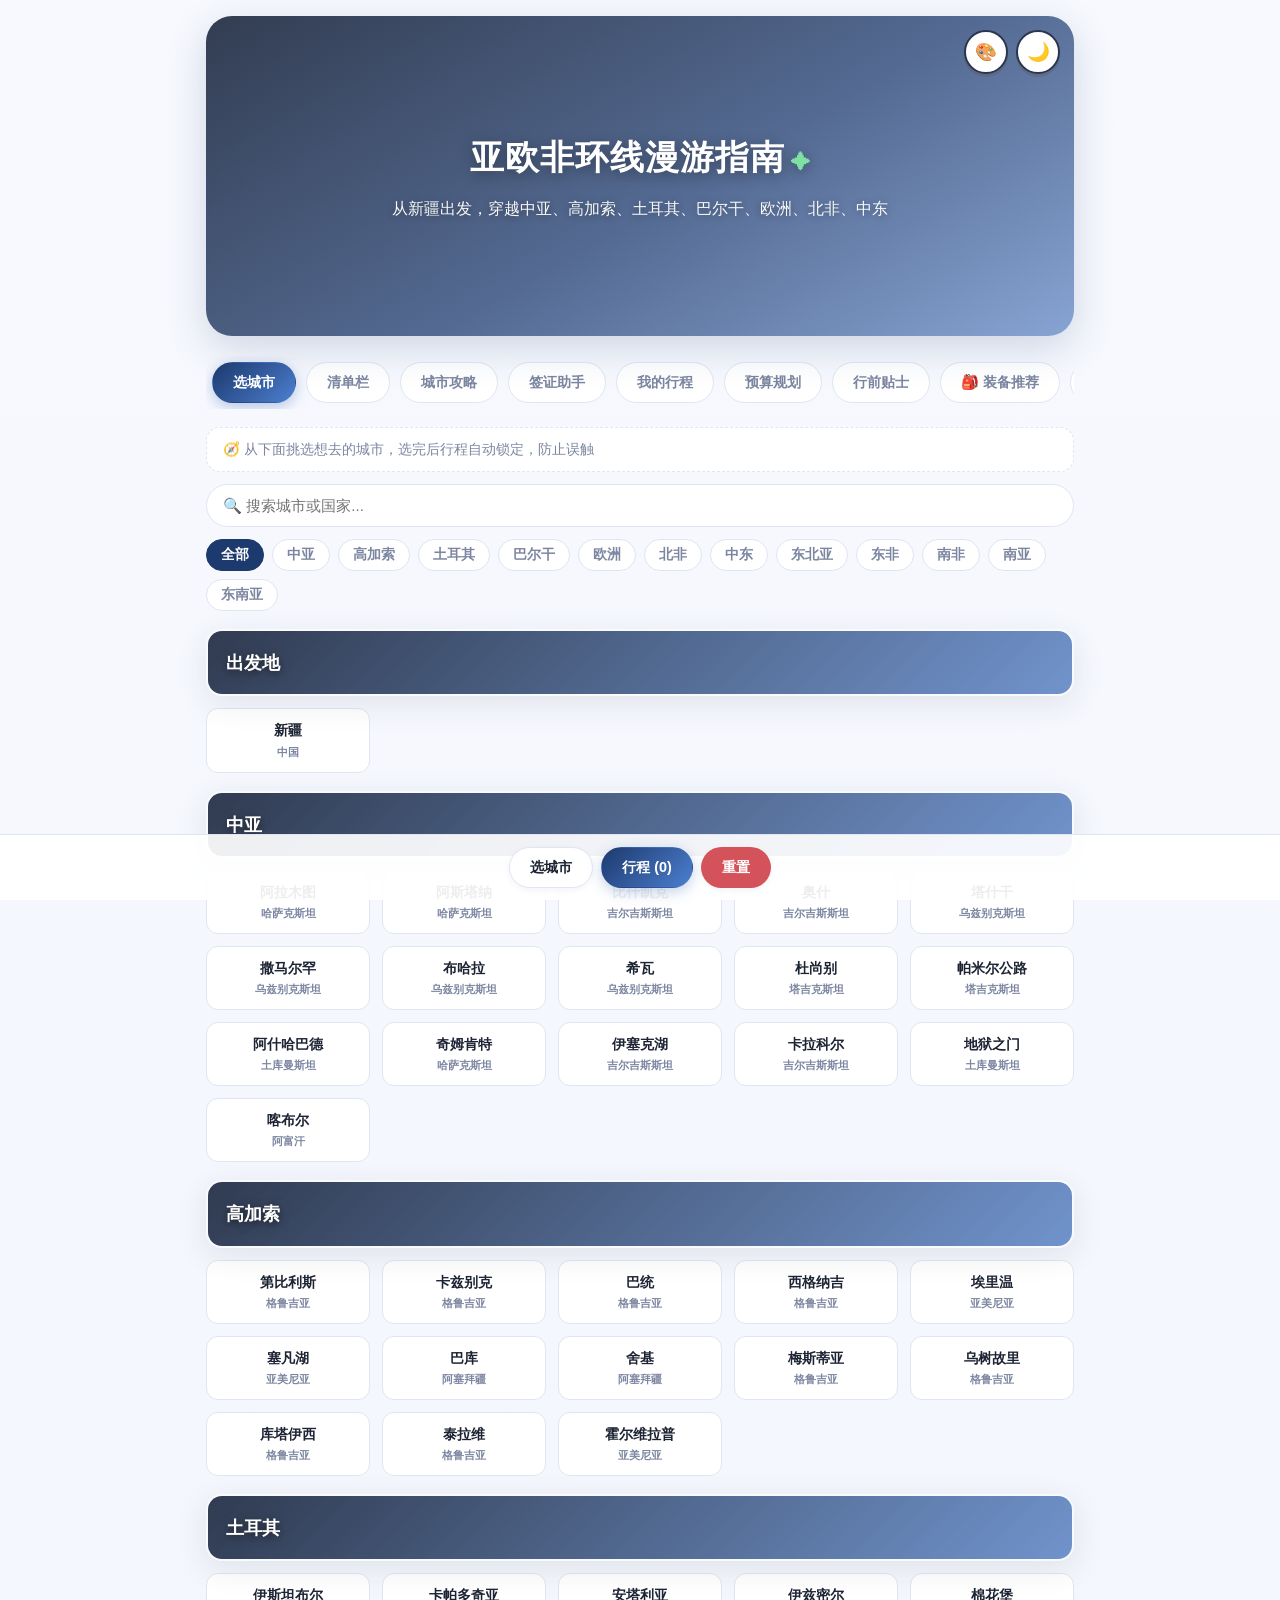
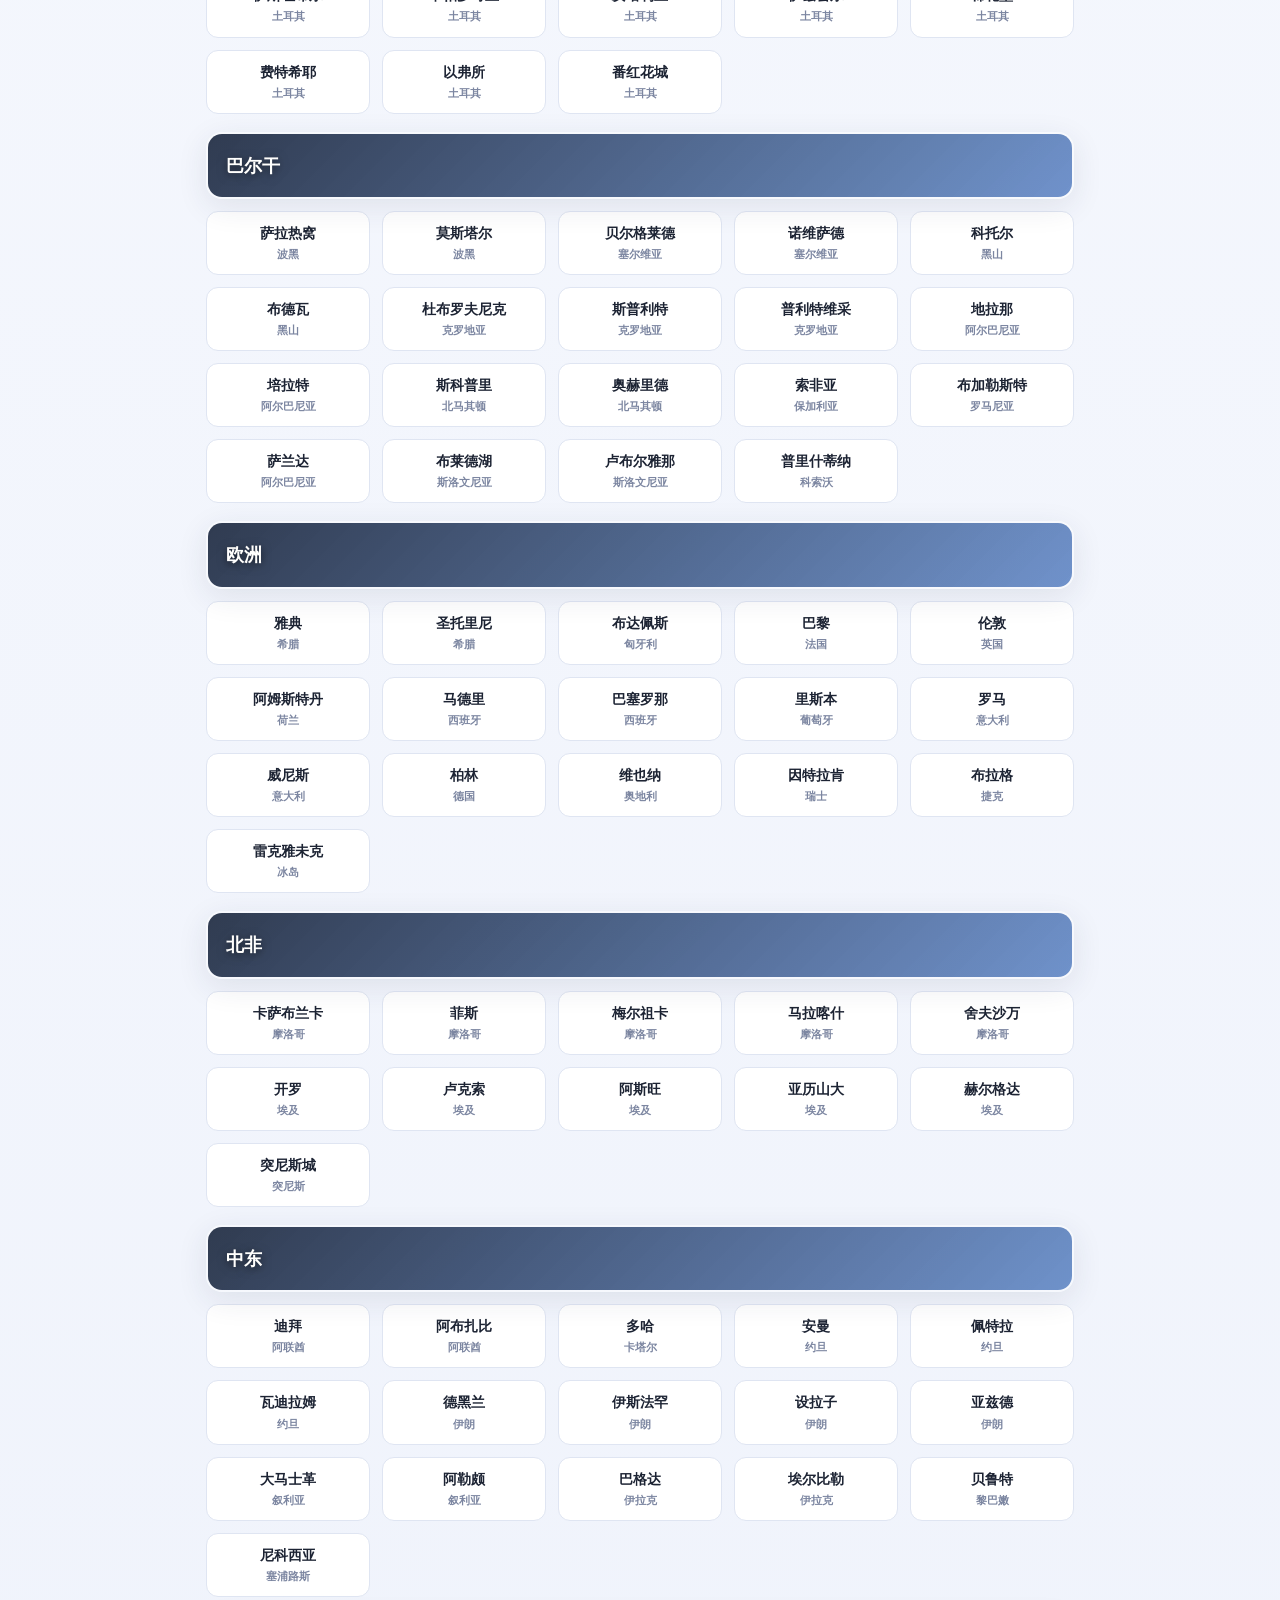
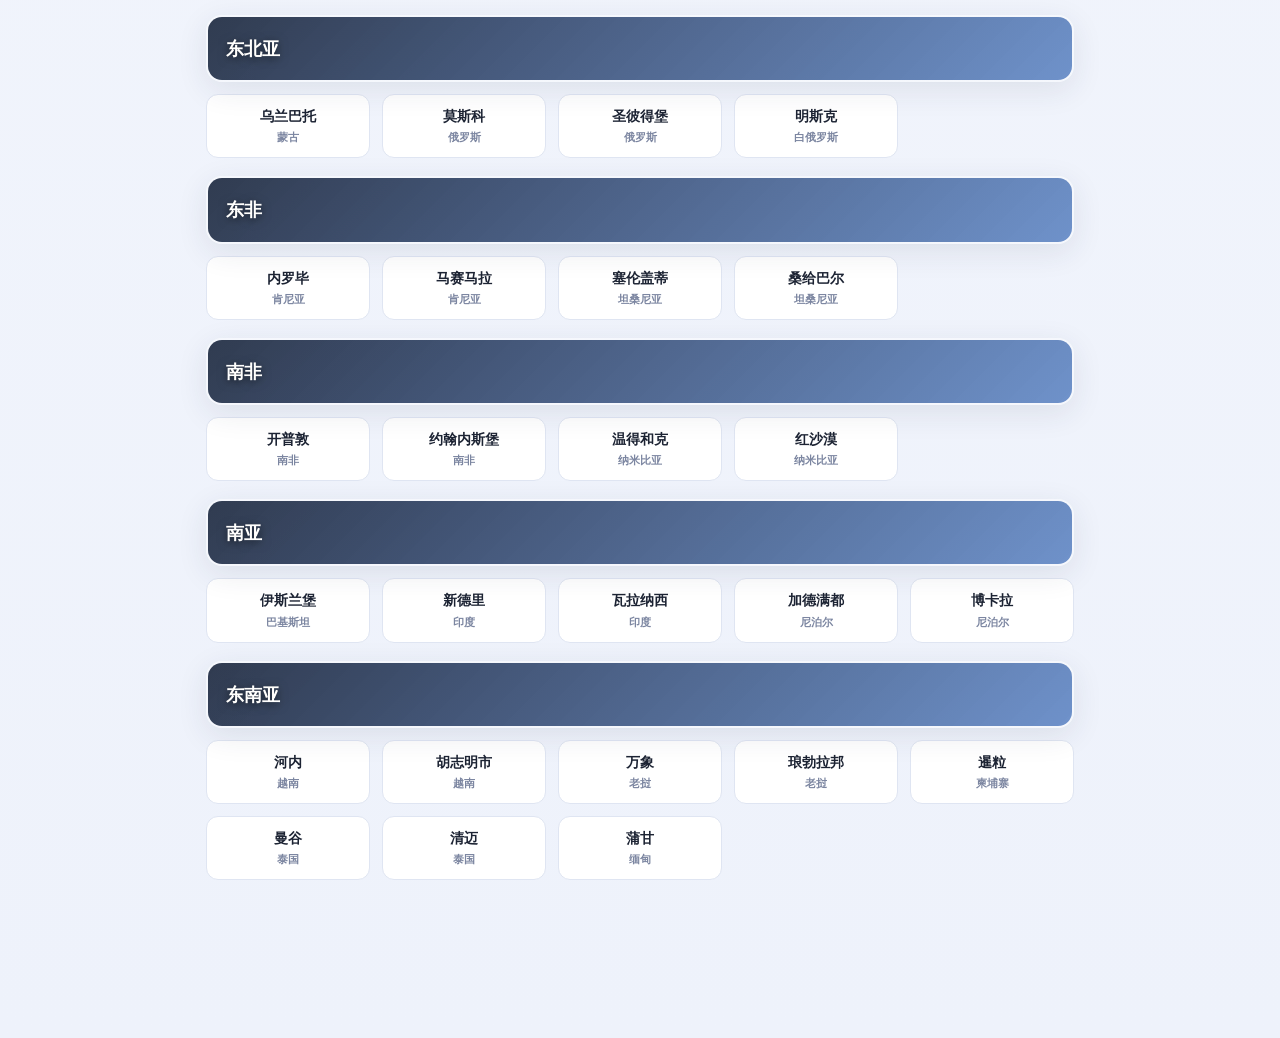
<file: index.html>
<!DOCTYPE html>
<html lang="zh-CN" data-style="aurora">
<head>
<meta charset="UTF-8">
<meta name="viewport" content="width=device-width, initial-scale=1.0">
<title>亚欧非环线漫游指南</title>
<link rel="icon" type="image/svg+xml" href="favicon.svg">
<link rel="stylesheet" href="css/style.css">
<link rel="stylesheet" href="vendor/leaflet/leaflet.css">
</head>
<body>
<div class="container">
<header class="hero">
  <div class="hero-bg show" style="background-image:url('https://images.unsplash.com/photo-1506905925346-21bda4d32df4?w=1600&q=75&fm=jpg&fit=crop&sat=-18&bri=5');"></div>
  <div class="hero-bg" style="background-image:url('https://images.unsplash.com/photo-1476514525535-07fb3b4ae5f1?w=1600&q=75&fm=jpg&fit=crop&sat=-18&bri=5');"></div>
  <div class="hero-bg" style="background-image:url('https://images.unsplash.com/photo-1469474968028-56623f02e42e?w=1600&q=75&fm=jpg&fit=crop&sat=-18&bri=5');"></div>
  <div class="hero-bg" style="background-image:url('https://images.unsplash.com/photo-1441974231531-c6227db76b6e?w=1600&q=75&fm=jpg&fit=crop&sat=-18&bri=5');"></div>
  <div class="cloud c1"></div>
  <div class="cloud c2"></div>
  <div class="cloud c3"></div>
  <div class="hero-content">
    <h1>亚欧非环线漫游指南</h1>
    <p>从新疆出发，穿越中亚、高加索、土耳其、巴尔干、欧洲、北非、中东</p>
    <div style="position:absolute;top:14px;right:14px;display:flex;gap:8px;z-index:4;">
      <button id="styleToggle" onclick="toggleStylePanel(event)" title="切换风格" style="background:var(--card);border:2px solid var(--ink);border-radius:50%;width:44px;height:44px;cursor:pointer;font-size:1.1rem;box-shadow:0 3px 0 rgba(92,74,61,0.25);transition:transform .2s;">🎨</button>
      <button id="themeToggle" onclick="toggleTheme()" title="切换深浅色" style="background:var(--card);border:2px solid var(--ink);border-radius:50%;width:44px;height:44px;cursor:pointer;font-size:1.15rem;box-shadow:0 3px 0 rgba(92,74,61,0.25);transition:transform .2s;">🌙</button>
      <div id="stylePanel" style="display:none;position:absolute;top:52px;right:0;background:var(--card);border:2px solid var(--border);border-radius:14px;box-shadow:var(--shadow);padding:6px;min-width:170px;z-index:5;">
        <button onclick="setStyle('ghibli')" data-s="ghibli" style="display:block;width:100%;text-align:left;padding:8px 12px;border:none;border-radius:10px;background:transparent;color:var(--text);font-size:0.88rem;font-weight:700;cursor:pointer;font-family:inherit;">🌿 吉卜力手账</button>
        <button onclick="setStyle('aurora')" data-s="aurora" style="display:block;width:100%;text-align:left;padding:8px 12px;border:none;border-radius:10px;background:transparent;color:var(--text);font-size:0.88rem;font-weight:700;cursor:pointer;font-family:inherit;">✨ 极光北欧</button>
      </div>
    </div>
  </div>
</header>
<div class="tabs">
  <button class="tab-btn active" data-tab="cities" onclick="switchTab('cities')">选城市</button>
  <button class="tab-btn" data-tab="checklist" onclick="switchTab('checklist')">清单栏</button>
  <button class="tab-btn" data-tab="guide" onclick="switchTab('guide')">城市攻略</button>
  <button class="tab-btn" data-tab="visa" onclick="switchTab('visa')">签证助手</button>
  <button class="tab-btn" data-tab="trip" onclick="switchTab('trip')">我的行程</button>
  <button class="tab-btn" data-tab="budget" onclick="switchTab('budget')">预算规划</button>
  <button class="tab-btn" data-tab="tips" onclick="switchTab('tips')">行前贴士</button>
  <button class="tab-btn" data-tab="gear" onclick="switchTab('gear')">🎒 装备推荐</button>
  <button class="tab-btn" data-tab="map" onclick="switchTab('map')">🗺️ 路线地图</button>
</div>

<div id="cities" class="section active">
  <div id="routeLockBar"></div>
  <input type="search" id="citySearch" placeholder="🔍 搜索城市或国家..." oninput="searchCities()" style="width:100%;box-sizing:border-box;padding:12px 16px;border:1px solid var(--border);border-radius:24px;background:var(--card);color:var(--text);font-size:0.95rem;margin-bottom:12px;">
  <div class="filter-btns" style="display:flex;gap:8px;margin-bottom:12px;flex-wrap:wrap;">
    <button class="filter-btn active" onclick="filterRegion('all',this)">全部</button>
    <button class="filter-btn" onclick="filterRegion('中亚',this)">中亚</button>
    <button class="filter-btn" onclick="filterRegion('高加索',this)">高加索</button>
    <button class="filter-btn" onclick="filterRegion('土耳其',this)">土耳其</button>
    <button class="filter-btn" onclick="filterRegion('巴尔干',this)">巴尔干</button>
    <button class="filter-btn" onclick="filterRegion('欧洲',this)">欧洲</button>
    <button class="filter-btn" onclick="filterRegion('北非',this)">北非</button>
    <button class="filter-btn" onclick="filterRegion('中东',this)">中东</button>
    <button class="filter-btn" onclick="filterRegion('东北亚',this)">东北亚</button>
    <button class="filter-btn" onclick="filterRegion('东非',this)">东非</button>
    <button class="filter-btn" onclick="filterRegion('南非',this)">南非</button>
    <button class="filter-btn" onclick="filterRegion('南亚',this)">南亚</button>
    <button class="filter-btn" onclick="filterRegion('东南亚',this)">东南亚</button>
  </div>
  <div id="cityList"></div>
</div>

<div id="checklist" class="section">
  <div class="card">
    <h3>添加自定义事项</h3>
    <div style="display:flex;gap:8px;margin-bottom:12px;">
      <input type="text" id="newItemText" placeholder="添加新事项..." style="flex:1;padding:10px 14px;border:1px solid var(--border);border-radius:24px;">
      <select id="newItemCat" style="padding:10px;border-radius:24px;border:1px solid var(--border);">
        <option value="places">想去的地方</option>
        <option value="food">必吃美食</option>
        <option value="shopping">购物清单</option>
        <option value="visa">签证材料</option>
        <option value="gear">装备清单</option>
        <option value="health">健康/药品</option>
        <option value="safety">安全备忘</option>
        <option value="misc">其他</option>
      </select>
      <button class="btn" onclick="addCheckItem()">添加</button>
    </div>
  </div>
  <div id="checklistContent"></div>
</div>

<div id="guide" class="section"><div id="guideContent"></div></div>

<div id="visa" class="section">
  <div class="card"><h3>签证办理时间线</h3><div class="timeline" id="visaTimeline"></div></div>
  <div class="card"><h3>签证要求一览</h3><table class="visa-table" id="visaTable"></table></div>
</div>

<div id="trip" class="section">
  <div class="card">
    <h3>🗓️ 行程规划</h3>
    <div style="display:flex;gap:10px;flex-wrap:wrap;align-items:center;">
      <label style="font-size:0.85rem;">出发日期 <input type="date" id="tripDateInput" style="padding:8px;border:1px solid var(--border);border-radius:10px;background:var(--card);color:var(--text);" onchange="setTripDate()"></label>
      <label style="font-size:0.85rem;">默认每城停留 <select id="daysPerCitySel" style="padding:8px;border:1px solid var(--border);border-radius:10px;background:var(--card);color:var(--text);" onchange="setDaysPerCity()">
        <option value="1">1天</option><option value="2">2天</option><option value="3" selected>3天</option>
        <option value="4">4天</option><option value="5">5天</option>
      </select></label>
      <span style="font-size:0.78rem;color:var(--text-light);">👇 列表里每座城市可单独改停留天数</span>
      <button class="btn" onclick="sortTrip()">🔀 按地理路线排序</button>
      <button class="btn btn-blue" onclick="shareTrip()">📤 分享行程</button>
    </div>
  </div>
  <div class="trip-summary" id="tripSummary"><h2>我的亚欧非环线</h2><p>还没有选择任何城市</p></div>
  <div id="journeyBox"></div>
  <div class="card"><h3>🗺️ 每日行程</h3><div class="timeline" id="itineraryList"></div></div>
  <div class="trip-list" id="tripList"></div>
</div>

<div id="budget" class="section">
  <div class="card">
    <h3>预算计算器</h3>
    <p style="font-size:0.85rem;color:var(--text-light);margin:0 0 4px;">调整每日基础预算（食宿+市内交通），城际交通与大额体验自动估算</p>
    <input type="range" id="budgetSlider" min="80" max="600" value="180" oninput="updateBudget()" style="width:100%;margin:16px 0;">
    <div style="text-align:center;font-size:1.5rem;color:var(--primary);font-weight:700;">¥<span id="budgetValue">180</span>/天</div>
  </div>
  <div id="budgetBreakdown"></div>
</div>

<div id="tips" class="section"><div id="tipsContent"></div></div>

<div id="gear" class="section">
  <div class="card" style="margin-bottom:12px;">
    <h3>🎒 打包心法</h3>
    <div id="gearRules" style="display:flex;flex-direction:column;gap:8px;"></div>
    <p style="font-size:0.8rem;color:var(--text-light);margin:10px 0 0;">💡 点「➕」把装备加入清单栏，勾选打包一件划掉一件</p>
  </div>
  <div id="gearContent"></div>
</div>

<div id="map" class="section">
  <div class="card" style="margin-bottom:12px;">
    <h3>🗺️ 路线地图</h3>
    <p style="font-size:0.85rem;color:var(--text-light);margin:0 0 10px;">按「我的行程」顺序绘制你的环线，点城市弹出攻略。🌗 底图自动跟随深浅色主题</p>
    <div style="display:flex;gap:8px;flex-wrap:wrap;">
      <button class="btn" id="mapFitBtn" onclick="fitMapRoute()">👀 缩放至路线</button>
      <button class="btn" id="mapShowAllBtn" onclick="toggleMapAllCities()">🌐 显示所有城市</button>
      <span id="mapStats" style="align-self:center;font-size:0.85rem;color:var(--text-light);"></span>
    </div>
  </div>
  <div id="mapCanvas" style="height:520px;border-radius:16px;overflow:hidden;border:1px solid var(--border);"></div>
</div>
</div>

<div class="sticky-bar">
  <button class="btn" onclick="switchTab('cities')">选城市</button>
  <button class="btn btn-blue" onclick="switchTab('trip')">行程 (<span id="tripCount">0</span>)</button>
  <button class="btn btn-red" onclick="resetData()">重置</button>
</div>

<script src="js/data-cities.js"></script>
<script src="js/data-meta.js"></script>
<script src="js/data-checklist.js"></script>
<script src="js/data-gear.js"></script>
<script src="js/data-route.js"></script>
<script src="vendor/leaflet/leaflet.js"></script>
<script src="js/app.js"></script>
</body>
</html>
</file>
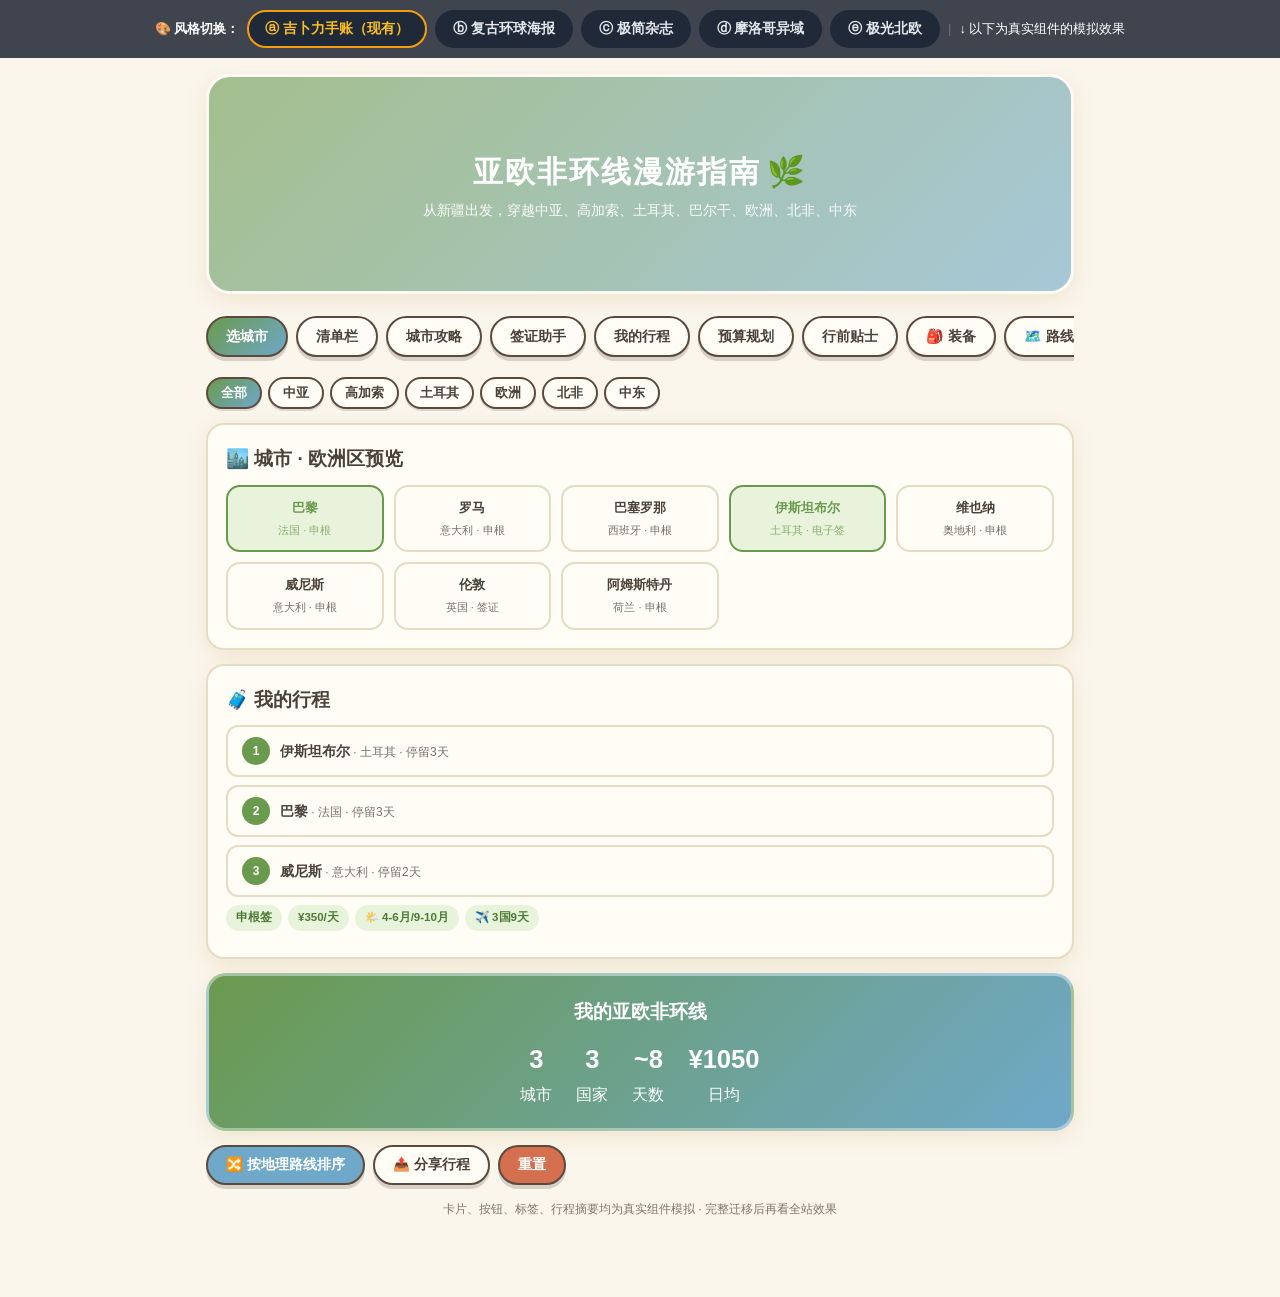
<file: tools/style-preview.html>
<!DOCTYPE html>
<html lang="zh-CN" data-style="ghibli">
<head>
<meta charset="UTF-8">
<meta name="viewport" content="width=device-width, initial-scale=1.0">
<title>风格预览 · 亚欧非环线漫游指南</title>
<style>
/* ============ 基底 ============ */
*{box-sizing:border-box;margin:0;padding:0;}
body{font-family:-apple-system,BlinkMacSystemFont,"PingFang SC","Microsoft YaHei",sans-serif;line-height:1.7;padding-bottom:60px;}
.demo{max-width:900px;margin:0 auto;padding:16px;}
#switcher{position:sticky;top:0;z-index:999;background:#111827cc;backdrop-filter:blur(8px);padding:10px 16px;display:flex;gap:8px;justify-content:center;flex-wrap:wrap;color:#fff;font-size:.8rem;}
#switcher button{padding:8px 16px;border-radius:999px;border:2px solid transparent;cursor:pointer;font-weight:700;font-size:.85rem;background:#1f2937;color:#e5e7eb;}
#switcher button.active{border-color:#f59e0b;color:#fbbf24;}
#switcher .sep{color:#6b7280;align-self:center;}

/* ============ 组件模板（HTML 结构共用，样式随主题变） ============ */
.demo-hero{position:relative;height:220px;border-radius:24px;overflow:hidden;margin-bottom:18px;background:url('https://images.unsplash.com/photo-1506905925346-21bda4d32df4?w=1600&q=75&fm=jpg&fit=crop&sat=-18&bri=5') center/cover;}
.demo-hero::before{content:"";position:absolute;inset:0;}
.demo-hero .t{position:absolute;left:0;right:0;top:50%;transform:translateY(-50%);text-align:center;z-index:2;}
.demo-hero h1{font-size:1.9rem;letter-spacing:2px;}
.demo-hero p{font-size:.9rem;opacity:.95;}
.demo-tabs{display:flex;gap:8px;overflow-x:auto;padding:4px 0;margin-bottom:16px;}
.demo-tabs button{flex-shrink:0;padding:9px 18px;border-radius:999px;cursor:pointer;font-weight:700;font-size:.88rem;font-family:inherit;}
.demo-tabs button.on{}
.demo-filter{display:flex;gap:6px;flex-wrap:wrap;margin-bottom:14px;}
.demo-filter button{padding:5px 13px;border-radius:999px;cursor:pointer;font-size:.82rem;font-weight:700;font-family:inherit;}
.demo-card{border-radius:18px;padding:18px;margin-bottom:14px;}
.demo-card h3{margin-bottom:10px;}
.demo-grid{display:grid;grid-template-columns:repeat(auto-fill,minmax(130px,1fr));gap:10px;}
.demo-chip{padding:10px;border-radius:14px;text-align:center;font-size:.82rem;font-weight:700;cursor:pointer;}
.demo-chip.sel{}
.demo-chip small{display:block;font-weight:400;font-size:.7rem;margin-top:2px;opacity:.75;}
.demo-rows{}
.demo-row{display:flex;align-items:center;gap:10px;padding:10px 14px;border-radius:12px;margin-bottom:8px;font-size:.85rem;font-weight:700;}
.demo-row .dot{width:28px;height:28px;border-radius:50%;display:flex;align-items:center;justify-content:center;color:#fff;font-size:.75rem;flex-shrink:0;}
.demo-row .sub{font-weight:400;font-size:.75rem;opacity:.75;}
.demo-tags{display:flex;gap:6px;flex-wrap:wrap;margin:8px 0;}
.demo-tag{padding:3px 10px;border-radius:999px;font-size:.72rem;font-weight:700;}
.demo-btns{display:flex;gap:8px;flex-wrap:wrap;margin-top:10px;}
.demo-btn{padding:9px 18px;border-radius:999px;cursor:pointer;font-weight:700;font-size:.85rem;font-family:inherit;}
.demo-btn.primary{}
.demo-btn.danger{}
.demo-summary{border-radius:20px;padding:20px;text-align:center;margin-bottom:14px;}
.demo-summary .nums{display:flex;justify-content:center;gap:24px;margin-top:10px;}
.demo-summary .nums b{font-size:1.6rem;display:block;}
.demo-note{margin-top:14px;font-size:.78rem;text-align:center;opacity:.7;}

/* ================================================================
   ⓐ 吉卜力手账风（现有）
================================================================ */
html[data-style="ghibli"]{
  --bg:#faf6ec;--card:#fffdf6;--primary:#6a9a4e;--secondary:#6fa8c9;--danger:#d4704f;
  --text:#4a4238;--text-light:#9c907f;--border:#e6dcc4;--ink:#5c4a3d;
  --shadow:0 6px 20px rgba(190,140,66,0.16);--radius:20px;--visited:#e9f3dc;--hover:#f7efda;
  --grad:linear-gradient(135deg,#6a9a4e,#6fa8c9);
}
html[data-style="ghibli"] body{background:var(--bg);color:var(--text);font-family:"幼圆","YouYuan","Yuanti SC",-apple-system,"PingFang SC","Microsoft YaHei",sans-serif;}
html[data-style="ghibli"] .demo-hero{border:3px solid rgba(255,255,255,.45);box-shadow:var(--shadow);}
html[data-style="ghibli"] .demo-hero::before{background:linear-gradient(135deg,rgba(106,154,78,.6),rgba(111,168,201,.6));}
html[data-style="ghibli"] .demo-hero .t{color:#fff;}
html[data-style="ghibli"] .demo-hero h1::after{content:"🌿";margin-left:6px;}
html[data-style="ghibli"] .demo-tabs button{border:2px solid var(--ink);background:var(--card);color:var(--text);box-shadow:0 4px 0 rgba(92,74,61,.22);}
html[data-style="ghibli"] .demo-tabs button.on{background:var(--grad);color:#fff;}
html[data-style="ghibli"] .demo-filter button{border:2px solid var(--ink);background:var(--card);color:var(--text);box-shadow:0 2px 0 rgba(92,74,61,.18);}
html[data-style="ghibli"] .demo-filter button.on{background:var(--grad);color:#fff;}
html[data-style="ghibli"] .demo-card{background:var(--card);border:2px solid var(--border);box-shadow:var(--shadow);}
html[data-style="ghibli"] .demo-chip{border:2px solid var(--border);background:var(--card);color:var(--text);}
html[data-style="ghibli"] .demo-chip:hover{background:var(--hover);transform:translateY(-3px) rotate(-1deg);box-shadow:var(--shadow);}
html[data-style="ghibli"] .demo-chip.sel{border-color:var(--primary);background:var(--visited);color:var(--primary);}
html[data-style="ghibli"] .demo-row{border:2px solid var(--border);background:var(--card);}
html[data-style="ghibli"] .demo-row .dot{background:var(--primary);}
html[data-style="ghibli"] .demo-tag{background:#e8f3dc;color:#4d7a33;}
html[data-style="ghibli"] .demo-btn{border:2px solid var(--ink);background:var(--card);color:var(--text);box-shadow:0 4px 0 rgba(92,74,61,.22);}
html[data-style="ghibli"] .demo-btn.primary{background:var(--secondary);color:#fff;}
html[data-style="ghibli"] .demo-btn.danger{background:var(--danger);color:#fff;}
html[data-style="ghibli"] .demo-summary{background:var(--grad);color:#fff;border:3px solid rgba(255,255,255,.4);box-shadow:var(--shadow);}

/* ================================================================
   ⓑ 复古环球旅行海报风（Vintage Explorer）
   羊皮纸 × 深海蓝 × 砖红 · 双线描边 · 衬线标题 · 邮戳印章感
================================================================ */
html[data-style="vintage"]{
  --bg:#f3ead8;--card:#fbf6ea;--primary:#1d4d5e;--secondary:#b8502f;--danger:#8a2f1d;
  --text:#2b2b24;--text-light:#8a7f6a;--border:#cbb98f;--ink:#1d4d5e;
  --shadow:0 4px 14px rgba(90,70,30,.14);--radius:6px;--visited:#e3eef0;--hover:#efe6cf;
  --grad:linear-gradient(135deg,#1d4d5e,#b8502f);
}
html[data-style="vintage"] body{background:var(--bg);color:var(--text);}
html[data-style="vintage"] .demo-hero{border:6px double var(--ink);border-radius:2px;box-shadow:var(--shadow);}
html[data-style="vintage"] .demo-hero::before{background:linear-gradient(160deg,rgba(29,77,94,.88),rgba(78,40,20,.72));}
html[data-style="vintage"] .demo-hero .t{color:#f5e9d0;font-family:Georgia,"Times New Roman","Songti SC",serif;}
html[data-style="vintage"] .demo-hero h1{font-size:2rem;letter-spacing:4px;font-weight:700;}
html[data-style="vintage"] .demo-hero h1::before{content:"✈ ";font-size:1.2rem;}
html[data-style="vintage"] .demo-hero p{letter-spacing:2px;font-size:.8rem;text-transform:uppercase;}
html[data-style="vintage"] .demo-tabs button{border:2px solid var(--ink);background:transparent;color:var(--ink);font-family:Georgia,serif;letter-spacing:1px;}
html[data-style="vintage"] .demo-tabs button.on{background:var(--ink);color:#f5e9d0;border-radius:0;}
html[data-style="vintage"] .demo-filter button{border:1px solid var(--border);background:var(--card);color:var(--text);border-radius:0;font-family:Georgia,serif;}
html[data-style="vintage"] .demo-filter button.on{background:var(--secondary);color:#fff;border-color:var(--secondary);}
html[data-style="vintage"] .demo-card{background:var(--card);border:1px solid var(--border);border-radius:0;box-shadow:var(--shadow);position:relative;}
html[data-style="vintage"] .demo-card h3{font-family:Georgia,serif;letter-spacing:1px;color:var(--ink);border-bottom:2px solid var(--secondary);padding-bottom:6px;display:inline-block;}
html[data-style="vintage"] .demo-chip{border:1px solid var(--border);background:var(--card);color:var(--text);border-radius:0;}
html[data-style="vintage"] .demo-chip:hover{background:var(--hover);border-color:var(--ink);}
html[data-style="vintage"] .demo-chip.sel{border:2px solid var(--ink);background:var(--visited);color:var(--ink);border-style:dashed;}
html[data-style="vintage"] .demo-row{border:1px solid var(--border);background:var(--card);border-radius:0;border-left:4px solid var(--secondary);}
html[data-style="vintage"] .demo-row .dot{background:var(--ink);border-radius:0;font-family:Georgia,serif;}
html[data-style="vintage"] .demo-tag{background:var(--card);color:var(--ink);border:1px solid var(--ink);border-radius:0;letter-spacing:.5px;}
html[data-style="vintage"] .demo-btn{border:2px solid var(--ink);background:transparent;color:var(--ink);border-radius:0;font-family:Georgia,serif;letter-spacing:1px;}
html[data-style="vintage"] .demo-btn.primary{background:var(--ink);color:#f5e9d0;}
html[data-style="vintage"] .demo-btn.danger{background:var(--secondary);color:#fff;border-color:var(--secondary);}
html[data-style="vintage"] .demo-summary{background:var(--ink);color:#f5e9d0;border:3px double var(--secondary);border-radius:2px;}
html[data-style="vintage"] .demo-summary h3{font-family:Georgia,serif;letter-spacing:3px;}
html[data-style="vintage"] .demo-note::before{content:"◎ ";color:var(--secondary);}

/* ================================================================
   ⓒ 现代极简杂志风（Editorial Minimal）
   纯白 × 墨黑 × 一抹克莱因蓝 · 无边框 · 细分割线 · 大留白
================================================================ */
html[data-style="minimal"]{
  --bg:#fafafa;--card:#ffffff;--primary:#12315e;--secondary:#1a56db;--danger:#d64545;
  --text:#111111;--text-light:#8a8a8a;--border:#e5e5e5;--ink:#111;
  --shadow:0 1px 2px rgba(0,0,0,.05);--radius:10px;--visited:#eef3ff;--hover:#f4f4f4;
  --grad:linear-gradient(135deg,#12315e,#1a56db);
}
html[data-style="minimal"] body{background:var(--bg);color:var(--text);font-family:-apple-system,BlinkMacSystemFont,"PingFang SC","Microsoft YaHei",sans-serif;}
html[data-style="minimal"] .demo-hero{border-radius:12px;box-shadow:none;border:1px solid #111;}
html[data-style="minimal"] .demo-hero::before{background:linear-gradient(180deg,rgba(18,49,94,.82),rgba(18,49,94,.35));}
html[data-style="minimal"] .demo-hero .t{color:#fff;text-align:left;padding:0 32px;top:50%;}
html[data-style="minimal"] .demo-hero h1{font-size:2.2rem;letter-spacing:-.5px;font-weight:800;}
html[data-style="minimal"] .demo-hero h1::after{content:"";display:block;width:44px;height:4px;background:#fff;margin-top:12px;}
html[data-style="minimal"] .demo-hero p{font-size:.85rem;opacity:.9;letter-spacing:1px;}
html[data-style="minimal"] .demo-tabs{border-bottom:1px solid var(--border);padding-bottom:0;margin-bottom:18px;}
html[data-style="minimal"] .demo-tabs button{border:none;background:none;color:var(--text-light);border-radius:0;padding:10px 4px;margin-right:18px;font-weight:600;font-size:.88rem;}
html[data-style="minimal"] .demo-tabs button.on{color:var(--primary);box-shadow:inset 0 -3px 0 var(--secondary);}
html[data-style="minimal"] .demo-filter button{border:1px solid var(--border);background:var(--card);color:var(--text-light);border-radius:999px;}
html[data-style="minimal"] .demo-filter button.on{background:var(--primary);border-color:var(--primary);color:#fff;}
html[data-style="minimal"] .demo-card{background:var(--card);border:none;border-radius:0;border-top:1px solid var(--border);box-shadow:none;padding:18px 4px;}
html[data-style="minimal"] .demo-card h3{font-weight:700;letter-spacing:-.3px;}
html[data-style="minimal"] .demo-chip{border:1px solid var(--border);background:var(--card);color:var(--text);border-radius:8px;}
html[data-style="minimal"] .demo-chip:hover{border-color:var(--primary);transform:translateY(-1px);}
html[data-style="minimal"] .demo-chip.sel{border:1.5px solid var(--primary);background:var(--visited);color:var(--primary);}
html[data-style="minimal"] .demo-row{border:1px solid var(--border);background:var(--card);border-radius:10px;}
html[data-style="minimal"] .demo-row .dot{background:var(--primary);border-radius:50%;}
html[data-style="minimal"] .demo-tag{background:var(--bg);color:var(--text);border:1px solid var(--border);}
html[data-style="minimal"] .demo-btn{border:none;background:var(--bg);color:var(--text);border:1px solid var(--border);border-radius:999px;}
html[data-style="minimal"] .demo-btn.primary{background:var(--primary);color:#fff;border-color:var(--primary);}
html[data-style="minimal"] .demo-btn.danger{background:#fff;color:var(--danger);border:1px solid var(--danger);}
html[data-style="minimal"] .demo-summary{background:var(--card);color:var(--text);border:1px solid var(--border);border-radius:14px;}
html[data-style="minimal"] .demo-summary h3{color:var(--primary);}
html[data-style="minimal"] .demo-summary .nums b{color:var(--primary);}

/* ================================================================
   ⓓ 摩洛哥异域风（Moroccan Riads）
   赤陶砖红 × 深陶蓝 × 沙漠金 · 佐利格菱形纹理 · 拱形圆角 · 异域印章感
================================================================ */
html[data-style="morocco"]{
  --bg:#f6eeda;--card:#fffaf0;--primary:#b5502e;--secondary:#1f4e5f;--danger:#8a2f1d;
  --text:#3d2f26;--text-light:#9c8a6f;--border:#d8c49a;--ink:#1f4e5f;
  --shadow:0 6px 18px rgba(122,74,40,.16);--radius:10px;--visited:#f3e2c4;--hover:#f4e9d2;
  --grad:linear-gradient(135deg,#b5502e,#1f4e5f);
}
html[data-style="morocco"] body{
  background:var(--bg);
  background-image:
    repeating-linear-gradient(45deg, rgba(181,80,46,.05) 0 1px, transparent 1px 10px),
    repeating-linear-gradient(-45deg, rgba(31,78,95,.05) 0 1px, transparent 1px 10px);
  color:var(--text);
}
html[data-style="morocco"] .demo-hero{border:4px solid rgba(255,250,240,.55);border-radius:22px 22px 6px 6px;box-shadow:var(--shadow);}
html[data-style="morocco"] .demo-hero::before{background:linear-gradient(160deg,rgba(31,78,95,.90),rgba(181,80,46,.82));}
html[data-style="morocco"] .demo-hero .t{color:#f8efdd;}
html[data-style="morocco"] .demo-hero h1{font-size:1.8rem;letter-spacing:3px;}
html[data-style="morocco"] .demo-hero h1::before{content:"◆ ";font-size:.9rem;color:#e8c07a;}
html[data-style="morocco"] .demo-hero h1::after{content:" ◆";font-size:.9rem;color:#e8c07a;}
html[data-style="morocco"] .demo-hero p{letter-spacing:2px;font-size:.8rem;}
html[data-style="morocco"] .demo-tabs button{border:2px solid var(--ink);background:var(--card);color:var(--text);border-radius:14px 14px 4px 4px;}
html[data-style="morocco"] .demo-tabs button.on{background:var(--grad);color:#f8efdd;border-color:var(--ink);}
html[data-style="morocco"] .demo-filter button{border:1.5px solid var(--border);background:var(--card);color:var(--text);border-radius:4px;}
html[data-style="morocco"] .demo-filter button.on{background:var(--primary);color:#fff;border-color:var(--primary);}
html[data-style="morocco"] .demo-card{background:var(--card);border:1px solid var(--border);border-radius:16px 16px 4px 4px;box-shadow:var(--shadow);}
html[data-style="morocco"] .demo-card h3{color:var(--secondary);border-bottom:2px solid var(--primary);padding-bottom:6px;display:inline-block;letter-spacing:1px;}
html[data-style="morocco"] .demo-chip{border:1px solid var(--border);background:var(--card);color:var(--text);border-radius:4px;}
html[data-style="morocco"] .demo-chip:hover{background:var(--hover);transform:translateY(-2px);border-color:var(--primary);}
html[data-style="morocco"] .demo-chip.sel{border:2px solid var(--primary);background:var(--visited);color:var(--primary);}
html[data-style="morocco"] .demo-row{border:1px solid var(--border);background:var(--card);border-radius:6px;border-left:5px solid var(--secondary);}
html[data-style="morocco"] .demo-row .dot{background:var(--primary);border-radius:4px;}
html[data-style="morocco"] .demo-tag{background:#f3e2c4;color:#8a5a20;border:1px solid #e0c68f;}
html[data-style="morocco"] .demo-btn{border:2px solid var(--ink);background:var(--card);color:var(--text);border-radius:6px;letter-spacing:1px;}
html[data-style="morocco"] .demo-btn.primary{background:var(--secondary);color:#f8efdd;border-color:var(--secondary);}
html[data-style="morocco"] .demo-btn.danger{background:var(--primary);color:#fff;border-color:var(--primary);}
html[data-style="morocco"] .demo-summary{background:var(--grad);color:#f8efdd;border:4px double rgba(232,192,122,.55);border-radius:18px 18px 6px 6px;}
html[data-style="morocco"] .demo-summary h3{letter-spacing:2px;}
html[data-style="morocco"] .demo-note::before{content:"❖ ";color:var(--primary);}

/* ================================================================
   ⓔ 极光北欧风（Aurora Nordic）
   雪白 × 深夜蓝 × 极光绿紫渐变 · 柔和圆角 · 发光线条 · 清透高级感
================================================================ */
html[data-style="aurora"]{
  --bg:#f4f6fb;--card:#ffffff;--primary:#1d3a6e;--secondary:#3d6bb5;--danger:#d4535a;
  --text:#1c2333;--text-light:#7c86a1;--border:#dfe5f2;--ink:#2a3550;
  --shadow:0 8px 30px rgba(42,53,80,.10);--radius:16px;--visited:#eaf1ff;--hover:#f0f3fa;
  --grad:linear-gradient(135deg,#1d3a6e,#4c7fd0);
}
html[data-style="aurora"] body{
  background:var(--bg);
  background-image:
    radial-gradient(ellipse 600px 300px at 85% -10%, rgba(65,217,141,.14), transparent 65%),
    radial-gradient(ellipse 500px 260px at 10% -5%, rgba(111,123,255,.12), transparent 60%);
  color:var(--text);
  font-family:-apple-system,BlinkMacSystemFont,"PingFang SC","Microsoft YaHei",sans-serif;
}
html[data-style="aurora"] .demo-hero{border:none;border-radius:20px;box-shadow:0 12px 40px rgba(29,58,110,.22);}
html[data-style="aurora"] .demo-hero::before{background:linear-gradient(150deg,rgba(16,28,51,.88) 0%,rgba(29,58,110,.82) 45%,rgba(61,107,181,.72) 100%);}
html[data-style="aurora"] .demo-hero::after{content:"";position:absolute;inset:0;background:linear-gradient(120deg,transparent 20%,rgba(65,217,141,.35) 45%,transparent 60%,rgba(111,123,255,.30) 75%,transparent 90%);mix-blend-mode:screen;}
html[data-style="aurora"] .demo-hero .t{color:#fff;z-index:3;}
html[data-style="aurora"] .demo-hero h1{font-size:2rem;font-weight:800;letter-spacing:1px;}
html[data-style="aurora"] .demo-hero h1::after{content:"✦";margin-left:8px;color:#7ee0a3;font-size:1.1rem;}
html[data-style="aurora"] .demo-hero p{font-size:.85rem;opacity:.92;letter-spacing:1px;}
html[data-style="aurora"] .demo-tabs button{border:1px solid var(--border);background:var(--card);color:var(--text-light);border-radius:999px;font-weight:600;}
html[data-style="aurora"] .demo-tabs button.on{background:var(--grad);color:#fff;border-color:transparent;box-shadow:0 4px 14px rgba(61,107,181,.35);}
html[data-style="aurora"] .demo-filter button{border:1px solid var(--border);background:var(--card);color:var(--text-light);border-radius:999px;font-weight:600;}
html[data-style="aurora"] .demo-filter button.on{background:var(--primary);color:#fff;border-color:var(--primary);}
html[data-style="aurora"] .demo-card{background:var(--card);border:1px solid var(--border);border-radius:16px;box-shadow:var(--shadow);}
html[data-style="aurora"] .demo-card h3{color:var(--primary);}
html[data-style="aurora"] .demo-chip{border:1px solid var(--border);background:var(--card);color:var(--text);border-radius:12px;}
html[data-style="aurora"] .demo-chip:hover{border-color:var(--secondary);transform:translateY(-2px);box-shadow:0 6px 16px rgba(61,107,181,.12);}
html[data-style="aurora"] .demo-chip.sel{border:1.5px solid var(--secondary);background:var(--visited);color:var(--primary);}
html[data-style="aurora"] .demo-row{border:1px solid var(--border);background:var(--card);border-radius:12px;box-shadow:0 2px 8px rgba(42,53,80,.04);}
html[data-style="aurora"] .demo-row .dot{background:linear-gradient(135deg,#41d98d,#3d6bb5);}
html[data-style="aurora"] .demo-tag{background:#eaf1ff;color:var(--primary);border:1px solid #d5e1f7;}
html[data-style="aurora"] .demo-btn{border:none;background:var(--card);color:var(--text);border:1px solid var(--border);border-radius:999px;font-weight:600;}
html[data-style="aurora"] .demo-btn.primary{background:linear-gradient(135deg,#41d98d,#3d6bb5);color:#fff;border:none;box-shadow:0 4px 14px rgba(65,217,141,.3);}
html[data-style="aurora"] .demo-btn.danger{background:#fff;color:var(--danger);border:1px solid var(--danger);}
html[data-style="aurora"] .demo-summary{background:linear-gradient(135deg,#101c33,#1d3a6e 55%,#3d6bb5);color:#fff;border:none;border-radius:20px;box-shadow:0 10px 30px rgba(29,58,110,.25);}
html[data-style="aurora"] .demo-summary h3{color:#7ee0a3;letter-spacing:1px;}
html[data-style="aurora"] .demo-summary .nums b{color:#fff;}
html[data-style="aurora"] .demo-note::before{content:"✦ ";color:#41d98d;}
</style>
</head>
<body>

<div id="switcher">
  <span style="align-self:center;font-weight:700;">🎨 风格切换：</span>
  <button data-s="ghibli" class="active">ⓐ 吉卜力手账（现有）</button>
  <button data-s="vintage">ⓑ 复古环球海报</button>
  <button data-s="minimal">ⓒ 极简杂志</button>
  <button data-s="morocco">ⓓ 摩洛哥异域</button>
  <button data-s="aurora">ⓔ 极光北欧</button>
  <span class="sep">|</span>
  <span style="align-self:center;">↓ 以下为真实组件的模拟效果</span>
</div>

<div class="demo">
  <!-- Hero -->
  <div class="demo-hero">
    <div class="t">
      <h1>亚欧非环线漫游指南</h1>
      <p>从新疆出发，穿越中亚、高加索、土耳其、巴尔干、欧洲、北非、中东</p>
    </div>
  </div>

  <!-- Tabs -->
  <div class="demo-tabs">
    <button class="on">选城市</button><button>清单栏</button><button>城市攻略</button>
    <button>签证助手</button><button>我的行程</button><button>预算规划</button>
    <button>行前贴士</button><button>🎒 装备</button><button>🗺️ 路线地图</button>
  </div>

  <!-- 筛选 -->
  <div class="demo-filter">
    <button class="on">全部</button><button>中亚</button><button>高加索</button>
    <button>土耳其</button><button>欧洲</button><button>北非</button><button>中东</button>
  </div>

  <!-- 城市网格 -->
  <div class="demo-card">
    <h3>🏙️ 城市 · 欧洲区预览</h3>
    <div class="demo-grid">
      <div class="demo-chip sel">巴黎<small>法国 · 申根</small></div>
      <div class="demo-chip">罗马<small>意大利 · 申根</small></div>
      <div class="demo-chip">巴塞罗那<small>西班牙 · 申根</small></div>
      <div class="demo-chip sel">伊斯坦布尔<small>土耳其 · 电子签</small></div>
      <div class="demo-chip">维也纳<small>奥地利 · 申根</small></div>
      <div class="demo-chip">威尼斯<small>意大利 · 申根</small></div>
      <div class="demo-chip">伦敦<small>英国 · 签证</small></div>
      <div class="demo-chip">阿姆斯特丹<small>荷兰 · 申根</small></div>
    </div>
  </div>

  <!-- 行程列表 -->
  <div class="demo-card">
    <h3>🧳 我的行程</h3>
    <div class="demo-rows">
      <div class="demo-row"><div class="dot">1</div><div>伊斯坦布尔<span class="sub"> · 土耳其 · 停留3天</span></div></div>
      <div class="demo-row"><div class="dot">2</div><div>巴黎<span class="sub"> · 法国 · 停留3天</span></div></div>
      <div class="demo-row"><div class="dot">3</div><div>威尼斯<span class="sub"> · 意大利 · 停留2天</span></div></div>
    </div>
    <div class="demo-tags">
      <span class="demo-tag">申根签</span><span class="demo-tag">¥350/天</span>
      <span class="demo-tag">🌤️ 4-6月/9-10月</span><span class="demo-tag">✈️ 3国9天</span>
    </div>
  </div>

  <!-- 统计摘要 + 按钮 -->
  <div class="demo-summary">
    <h3>我的亚欧非环线</h3>
    <div class="nums"><div><b>3</b>城市</div><div><b>3</b>国家</div><div><b>~8</b>天数</div><div><b>¥1050</b>日均</div></div>
  </div>
  <div class="demo-btns">
    <button class="demo-btn primary">🔀 按地理路线排序</button>
    <button class="demo-btn">📤 分享行程</button>
    <button class="demo-btn danger">重置</button>
  </div>

  <p class="demo-note">卡片、按钮、标签、行程摘要均为真实组件模拟 · 完整迁移后再看全站效果</p>
</div>

<script>
document.querySelectorAll('#switcher button[data-s]').forEach(b=>{
  b.onclick=()=>{
    document.documentElement.setAttribute('data-style', b.dataset.s);
    document.querySelectorAll('#switcher button').forEach(x=>x.classList.remove('active'));
    b.classList.add('active');
  };
});
</script>
</body>
</html>
</file>
<file: css/style.css>
/* ===== 亚欧非环线漫游指南 · 宫崎骏漫画风（吉卜力自然色板） =====
 * 奶油米白 × 草原绿 × 天空蓝 · 手绘描边 · 漂浮白云
 */
:root{
  --bg:#faf6ec;                     /* 奶油米白 */
  --bg-grad:linear-gradient(180deg,#fdf9f0 0%,#eef5f1 100%);
  --card:#fffdf6;                   /* 暖白卡片 */
  --primary:#6a9a4e;                /* 草原绿 */
  --primary-2:#8fbf6f;              /* 嫩草绿 */
  --secondary:#6fa8c9;              /* 天空蓝 */
  --secondary-2:#a8cfe3;            /* 浅天蓝 */
  --danger:#d4704f;                 /* 陶土红 */
  --text:#4a4238;                   /* 暖深棕文字 */
  --text-light:#9c907f;             /* 暖灰棕 */
  --border:#e6dcc4;                 /* 米棕细边 */
  --ink:#5c4a3d;                    /* 手绘深棕描边 */
  --shadow:0 6px 20px rgba(190,140,66,0.16);
  --radius:20px;
  --visited-bg:#e9f3dc;             /* 嫩绿高亮 */
  --chip-hover:#f7efda;             /* 暖黄悬停 */
  --header-grad:linear-gradient(135deg,rgba(106,154,78,0.60),rgba(111,168,201,0.60));
  --sticky-bg:rgba(255,253,246,0.98);
  --cloud:#ffffff;
  --hero-h:320px;
  /* 攻略卡片内衬色块（吉卜力暖色系） */
  --tint-yellow-bg:#fff8e1; --tint-yellow-text:#8a6a1f;
  --tint-pink-bg:#fce4ec; --tint-pink-text:#880e4f;
  --tint-orange-bg:#fff3e0; --tint-orange-text:#c76a0f; --tint-orange-border:#f39c12;
}
/* 星夜暗色模式 */
html[data-theme="dark"]{
  --bg:#16222e;
  --bg-grad:linear-gradient(180deg,#16222e 0%,#101d2e 100%);
  --card:#1f3140;
  --primary:#a3c98a;
  --primary-2:#c4dfae;
  --secondary:#7fb3d9;
  --secondary-2:#9cc6e4;
  --danger:#e28a6a;
  --text:#efe9dd;
  --text-light:#a89f8c;
  --border:#33495c;
  --ink:#9db0bd;
  --shadow:0 6px 24px rgba(0,0,0,0.4);
  --visited-bg:#2c4557;
  --chip-hover:#26394a;
  --header-grad:linear-gradient(135deg,rgba(28,56,82,0.80),rgba(30,58,95,0.75));
  --sticky-bg:rgba(31,49,64,0.98);
  --cloud:#c9d6e2;
  --tint-yellow-bg:#3d3a22; --tint-yellow-text:#e6d9a8;
  --tint-pink-bg:#42263a; --tint-pink-text:#f0b9d8;
  --tint-orange-bg:#3d3222; --tint-orange-text:#e8c9a8; --tint-orange-border:#f39c12;
}
*{box-sizing:border-box;}
body{
  background:var(--bg);
  background-image:
    radial-gradient(ellipse 240px 70px at 8% 6%, rgba(255,255,255,0.55), transparent 70%),
    radial-gradient(ellipse 320px 90px at 88% 10%, rgba(255,255,255,0.50), transparent 70%),
    radial-gradient(ellipse 180px 55px at 55% 2%, rgba(255,255,255,0.45), transparent 70%),
    radial-gradient(ellipse 260px 75px at 30% 88%, rgba(255,255,255,0.40), transparent 70%),
    var(--bg-grad);
  color:var(--text);
  font-family:"幼圆","YouYuan","Yuanti SC",-apple-system,BlinkMacSystemFont,"PingFang SC","Microsoft YaHei",sans-serif;
  line-height:1.7;margin:0;padding-bottom:76px;
}
/* 暗色：星空点缀 */
html[data-theme="dark"] body{
  background-image:
    radial-gradient(1.5px 1.5px at 10% 12%, rgba(255,255,255,.8), transparent 100%),
    radial-gradient(1px 1px at 28% 30%, rgba(255,255,255,.6), transparent 100%),
    radial-gradient(1.5px 1.5px at 45% 8%, rgba(255,255,255,.7), transparent 100%),
    radial-gradient(1px 1px at 62% 22%, rgba(255,255,255,.5), transparent 100%),
    radial-gradient(1.5px 1.5px at 78% 10%, rgba(255,255,255,.7), transparent 100%),
    radial-gradient(1px 1px at 90% 35%, rgba(255,255,255,.6), transparent 100%),
    radial-gradient(1.5px 1.5px at 18% 62%, rgba(255,255,255,.5), transparent 100%),
    radial-gradient(1px 1px at 74% 58%, rgba(255,255,255,.45), transparent 100%),
    var(--bg-grad);
}
.container{max-width:900px;margin:0 auto;padding:16px;}

/* ---------- Hero 风景轮播 · 水彩滤镜 + 白云 ---------- */
.hero{position:relative;min-height:var(--hero-h);border-radius:26px;overflow:hidden;margin-bottom:20px;box-shadow:var(--shadow);border:3px solid rgba(255,255,255,0.45);}
/* 滤镜已移到图片 URL 参数（sat/bri），避免运行时 filter 导致全屏大图逐帧重算 */
.hero-bg{position:absolute;inset:0;background-size:cover;background-position:center;opacity:0;visibility:hidden;transition:opacity 1s ease;transform:scale(1.05);}
.hero-bg.show{opacity:1;visibility:visible;transform:scale(1);}
.hero::before{content:"";position:absolute;inset:0;background:var(--header-grad);z-index:1;}
.cloud{position:absolute;background:var(--cloud);border-radius:50%;opacity:0.8;z-index:2;animation:cloudDrift linear infinite;}
.cloud::before,.cloud::after{content:"";position:absolute;background:var(--cloud);border-radius:50%;}
.cloud.c1{width:130px;height:38px;top:16%;animation-duration:95s;}
.cloud.c1::before{width:56px;height:56px;left:24px;top:-28px;}
.cloud.c1::after{width:40px;height:40px;left:64px;top:-18px;}
.cloud.c2{width:100px;height:30px;top:32%;animation-duration:130s;animation-delay:-40s;opacity:0.6;transform:scale(0.8);}
.cloud.c2::before{width:44px;height:44px;left:18px;top:-22px;}
.cloud.c2::after{width:30px;height:30px;left:50px;top:-14px;}
.cloud.c3{width:80px;height:24px;top:6%;animation-duration:160s;animation-delay:-80s;opacity:0.5;transform:scale(0.7);}
.cloud.c3::before{width:34px;height:34px;left:14px;top:-18px;}
.cloud.c3::after{width:24px;height:24px;left:42px;top:-10px;}
@keyframes cloudDrift{from{left:-20%;}to{left:110%;}}
.hero-content{position:relative;z-index:3;min-height:var(--hero-h);display:flex;flex-direction:column;align-items:center;justify-content:center;text-align:center;color:white;padding:32px 20px;}
.hero-content h1{margin:0 0 10px;font-size:2.1rem;letter-spacing:2px;text-shadow:0 3px 14px rgba(0,0,0,0.35);}
.hero-content h1::after{content:"🌿";margin-left:6px;display:inline-block;}
.hero-content p{margin:0;font-size:0.98rem;opacity:0.96;text-shadow:0 1px 10px rgba(0,0,0,0.4);}
#themeToggle{background:var(--card);border:2px solid var(--ink);border-radius:50%;width:44px;height:44px;cursor:pointer;font-size:1.15rem;box-shadow:0 3px 0 rgba(92,74,61,0.25);transition:transform .2s;}
#themeToggle:hover,#styleToggle:hover{transform:translateY(-2px) rotate(-8deg);}

/* ---------- Tabs · 贴纸按钮 ---------- */
.tabs{display:flex;gap:10px;overflow-x:auto;padding:6px;margin-bottom:18px;}
.tab-btn{flex-shrink:0;padding:10px 20px;border:2px solid var(--ink);background:var(--card);border-radius:999px;cursor:pointer;font-size:0.9rem;font-weight:700;color:var(--text);box-shadow:0 4px 0 rgba(92,74,61,0.22);white-space:nowrap;transition:all .2s;font-family:inherit;}
.tab-btn:hover{transform:translateY(-2px) rotate(-1deg);}
.tab-btn.active{background:linear-gradient(135deg,var(--primary),var(--secondary));color:#fff;border-color:var(--ink);transform:translateY(-2px);}

/* ---------- 筛选按钮 ---------- */
.filter-btn{padding:6px 14px;border:2px solid var(--ink);background:var(--card);border-radius:999px;cursor:pointer;font-size:0.85rem;font-weight:700;color:var(--text);transition:all .2s;box-shadow:0 2px 0 rgba(92,74,61,0.18);font-family:inherit;}
.filter-btn:hover{transform:translateY(-1px);}
.filter-btn.active{background:linear-gradient(135deg,var(--primary),var(--secondary));color:#fff;border-color:var(--ink);}

.section{display:none;}.section.active{display:block;animation:fadeIn 0.15s ease;}
@keyframes fadeIn{from{opacity:0;}to{opacity:1;}}
.card{background:var(--card);border-radius:var(--radius);padding:18px;margin-bottom:14px;box-shadow:var(--shadow);border:2px solid var(--border);}

/* ---------- 区域标题（水彩风景背景 + 画框） ---------- */
.region-title{font-size:1.15rem;font-weight:700;margin:18px 0 12px;padding:16px 18px;border-radius:18px;color:#fff;text-shadow:0 2px 10px rgba(0,0,0,0.55);background-size:cover;background-position:center;background-repeat:no-repeat;filter:sepia(0.15) saturate(1.05);box-shadow:var(--shadow);position:relative;overflow:hidden;border:3px solid rgba(255,255,255,0.5);}
.region-title::after{content:"";position:absolute;inset:0;background:var(--header-grad);}
.region-title span{position:relative;z-index:1;}
.region-title[data-region="出发地"]{background-image:url('https://images.unsplash.com/photo-1470071459604-3b5ec3a7fe05?w=1400&q=80&fm=jpg&fit=crop');}
.region-title[data-region="中亚"]{background-image:url('https://images.unsplash.com/photo-1501785888041-af3ef285b470?w=1400&q=80&fm=jpg&fit=crop');}
.region-title[data-region="高加索"]{background-image:url('https://images.unsplash.com/photo-1519681393784-d120267933ba?w=1400&q=80&fm=jpg&fit=crop');}
.region-title[data-region="土耳其"]{background-image:url('https://images.unsplash.com/photo-1539635278303-d4002c07eae3?w=1400&q=80&fm=jpg&fit=crop');}
.region-title[data-region="巴尔干"]{background-image:url('https://images.unsplash.com/photo-1507525428034-b723cf961d3e?w=1400&q=80&fm=jpg&fit=crop');}
.region-title[data-region="欧洲"]{background-image:url('https://images.unsplash.com/photo-1533105079780-92b9be482077?w=1400&q=80&fm=jpg&fit=crop');}
.region-title[data-region="北非"]{background-image:url('https://images.unsplash.com/photo-1537996194471-e657df975ab4?w=1400&q=80&fm=jpg&fit=crop');}
.region-title[data-region="中东"]{background-image:url('https://images.unsplash.com/photo-1518684079-3c830dcef090?w=1400&q=80&fm=jpg&fit=crop');}
.region-title[data-region="东北亚"]{background-image:url('https://images.unsplash.com/photo-1519451241324-20b4ea2c4220?w=1400&q=80&fm=jpg&fit=crop');}
.region-title[data-region="东非"]{background-image:url('https://images.unsplash.com/photo-1516426122078-c23e76319801?w=1400&q=80&fm=jpg&fit=crop');}
.region-title[data-region="南非"]{background-image:url('https://images.unsplash.com/photo-1547471080-7cc2caa01a7e?w=1400&q=80&fm=jpg&fit=crop');}
.region-title[data-region="南亚"]{background-image:url('https://images.unsplash.com/photo-1548013146-72479768bada?w=1400&q=80&fm=jpg&fit=crop');}
.region-title[data-region="东南亚"]{background-image:url('https://images.unsplash.com/photo-1524231757912-21f4fe3a7200?w=1400&q=80&fm=jpg&fit=crop');}

/* ---------- 城市网格 ---------- */
.city-grid{display:grid;grid-template-columns:repeat(auto-fill,minmax(140px,1fr));gap:12px;}
.city-chip{padding:10px;border-radius:16px;background:var(--card);border:2px solid var(--border);cursor:pointer;text-align:center;font-size:0.85rem;font-weight:700;transition:all .2s;}
.city-chip:hover{background:var(--chip-hover);border-color:var(--primary-2);transform:translateY(-3px) rotate(-1deg);box-shadow:var(--shadow);}
.city-chip.selected{border-color:var(--primary);background:var(--visited-bg);color:var(--primary);}
/* 行程锁定：城市不可误触 */
.city-chip.locked{cursor:not-allowed;opacity:0.72;filter:grayscale(0.5);}
.city-chip.locked:hover{transform:none;box-shadow:none;border-color:var(--border);}
.city-chip.locked.selected:hover{border-color:var(--primary);background:var(--visited-bg);color:var(--primary);}
/* 行程跟随 */
.journey-dot{display:inline-block;padding:6px 12px;border-radius:999px;border:2px solid var(--border);background:var(--card);font-size:0.8rem;font-weight:700;cursor:pointer;transition:all .2s;}
.journey-dot:hover{border-color:var(--primary-2);transform:translateY(-2px);}
.journey-dot.visited{border-color:var(--secondary);background:#eef7e2;color:var(--secondary);}
.journey-dot.current{border-color:var(--primary);background:var(--primary);color:#fff;box-shadow:0 3px 0 rgba(92,74,61,0.22);}

/* ---------- 标签 ---------- */
.tag{display:inline-block;padding:4px 10px;border-radius:999px;font-size:0.75rem;font-weight:700;margin-right:6px;}
.visa-free{background:#e8f3dc;color:#4d7a33;}.visa-landing{background:#fdf3d3;color:#8a6a1f;}
.visa-evisa{background:#dcebf7;color:#2f6487;}.visa-schengen{background:#e9dcf5;color:#6a3d93;}
.visa-hard{background:#f8e0d7;color:#a05030;}
.trek-box{background:linear-gradient(135deg,#eef7e2,#e3f1fa);border-radius:16px;padding:12px 14px;margin:8px 0;border:2px solid var(--border);border-left:5px solid var(--primary);}
.check-item{display:flex;align-items:center;padding:8px 12px;background:var(--card);border-radius:14px;margin-bottom:6px;border:2px solid var(--border);cursor:pointer;transition:background .15s;}
.check-item:hover{background:var(--chip-hover);}
.check-item.checked{opacity:0.6;text-decoration:line-through;background:var(--chip-hover);}
.trip-summary{background:var(--header-grad);color:white;border-radius:22px;padding:20px;margin-bottom:16px;text-align:center;box-shadow:var(--shadow);border:3px solid rgba(255,255,255,0.4);}
.timeline{position:relative;padding-left:24px;}.timeline::before{content:"";position:absolute;left:8px;top:0;bottom:0;width:2px;background:linear-gradient(180deg,var(--primary),var(--secondary));}
.timeline-item{position:relative;margin-bottom:16px;padding-left:16px;}
.timeline-item::before{content:"";position:absolute;left:-20px;top:6px;width:12px;height:12px;border-radius:50%;background:var(--primary);border:2px solid var(--card);}
.sticky-bar{position:sticky;bottom:0;background:var(--sticky-bg);padding:12px 16px;border-top:2px solid var(--border);display:flex;gap:8px;justify-content:center;z-index:100;}
.btn{padding:10px 20px;border:2px solid var(--ink);border-radius:999px;background:var(--card);color:var(--text);font-weight:700;cursor:pointer;font-size:0.9rem;box-shadow:0 4px 0 rgba(92,74,61,0.22);transition:all .2s;font-family:inherit;}
.btn:hover{filter:brightness(1.05);transform:translateY(-2px);}
.btn:active{transform:translateY(2px);box-shadow:0 1px 0 rgba(92,74,61,0.22);}
.btn.small{padding:6px 12px;font-size:0.8rem;}
.btn-blue{background:var(--secondary);color:#fff;}
.btn-red{background:var(--danger);color:#fff;}
.tips-table{width:100%;border-collapse:collapse;font-size:0.88rem;}
.tips-table th{background:linear-gradient(135deg,var(--primary),var(--secondary));color:#fff;padding:10px;text-align:left;}
.tips-table td{padding:10px;border-bottom:1px solid var(--border);}
.tips-table tr:hover td{background:var(--chip-hover);}
/* 行前贴士：顶部分类导航胶囊（横向滚动） */
.tips-nav{position:sticky;top:0;z-index:50;display:flex;gap:8px;overflow-x:auto;padding:10px 2px;margin-bottom:4px;background:var(--bg);scrollbar-width:thin;}
.tips-nav::-webkit-scrollbar{height:4px;}
.tips-nav::-webkit-scrollbar-thumb{background:var(--border);border-radius:4px;}
.tips-nav-btn{flex-shrink:0;padding:8px 14px;border:2px solid var(--border);border-radius:999px;background:var(--card);color:var(--text);font-size:0.82rem;font-weight:700;cursor:pointer;font-family:inherit;transition:all .2s;box-shadow:0 2px 0 rgba(92,74,61,0.15);}
.tips-nav-btn:hover{transform:translateY(-1px);border-color:var(--primary);color:var(--primary);}
.tips-nav-btn:active{transform:translateY(1px);box-shadow:none;}
/* 行前贴士：可折叠卡片 */
.tip-card{background:var(--card);border:2px solid var(--border);border-radius:16px;margin-bottom:12px;box-shadow:var(--shadow);overflow:hidden;}
.tip-card summary{list-style:none;cursor:pointer;padding:14px 18px;font-size:1rem;font-weight:800;color:var(--primary);display:flex;justify-content:space-between;align-items:center;gap:8px;transition:background .2s;}
.tip-card summary::-webkit-details-marker{display:none;}
.tip-card summary:hover{background:var(--chip-hover);}
.tip-card summary::after{content:"▾";transition:transform .25s;color:var(--text-light);font-size:0.85rem;flex-shrink:0;}
.tip-card:not([open]) summary::after{transform:rotate(-90deg);}
.tip-card .tip-sum-hint{font-size:0.72rem;font-weight:400;color:var(--text-light);opacity:0;transition:opacity .2s;}
.tip-card summary:hover .tip-sum-hint{opacity:1;}
.tip-card > *:not(summary){padding-left:18px;padding-right:18px;}
.tip-card > *:not(summary):last-child{padding-bottom:14px;}
/* 装备推荐 */
.gear-count{margin-left:auto;font-size:0.75rem;font-weight:400;color:var(--text-light);background:var(--chip-hover);border-radius:999px;padding:2px 10px;}
.gear-item{display:flex;justify-content:space-between;align-items:center;gap:10px;padding:10px 0;border-bottom:1px dashed var(--border);}
.gear-item:last-child{border-bottom:none;}
.gear-badge{display:inline-block;font-size:0.68rem;font-weight:700;border-radius:999px;padding:1px 8px;margin-left:6px;vertical-align:1px;}
.gear-badge.must{background:#ffe8e6;color:#d35400;border:1px solid #f5c6c0;}
.gear-badge.opt{background:#e8f4e8;color:#3d7a3d;border:1px solid #bfd9bf;}
.gear-add{background:none;border:2px solid var(--border);border-radius:999px;width:34px;height:34px;cursor:pointer;font-size:0.9rem;flex-shrink:0;transition:all .2s;font-family:inherit;line-height:1;}
.gear-add:hover{border-color:var(--primary);background:var(--chip-hover);transform:scale(1.08);}
.visit-btn{background:none;border:2px solid var(--border);border-radius:999px;padding:4px 10px;cursor:pointer;font-size:0.75rem;color:var(--text-light);flex-shrink:0;font-family:inherit;}
.visit-btn:hover{border-color:var(--primary);color:var(--primary);}
.visit-btn.visited{background:var(--visited-bg);color:var(--primary);border-color:var(--primary);font-weight:700;}
.visa-table{width:100%;border-collapse:collapse;}
.visa-table th{background:linear-gradient(135deg,var(--primary),var(--secondary));color:#fff;padding:10px;text-align:left;}
.visa-table td{padding:10px;border-bottom:1px solid var(--border);}

/* ---------- 城市攻略：用户自己补充的笔记 ---------- */
.city-notes{margin-top:16px;padding-top:14px;border-top:2px dashed var(--border);}
.note-item{position:relative;background:var(--bg);border:1px solid var(--border);border-radius:12px;padding:10px 40px 10px 14px;margin-bottom:8px;}
.note-item strong{color:var(--primary);font-size:0.9rem;}
.note-item .note-time{font-size:0.7rem;color:var(--text-light);margin-left:8px;font-weight:400;}
.note-item p{margin:4px 0 0;font-size:0.85rem;white-space:pre-wrap;word-break:break-word;}
.note-del{position:absolute;top:8px;right:8px;background:none;border:none;cursor:pointer;font-size:0.9rem;opacity:.55;font-family:inherit;}
.note-del:hover{opacity:1;transform:scale(1.15);}
.note-inputs{display:flex;flex-direction:column;gap:8px;margin-top:10px;}
.note-inputs input,.note-inputs textarea{width:100%;box-sizing:border-box;padding:10px 14px;border:1px solid var(--border);border-radius:12px;background:var(--card);color:var(--text);font-size:0.88rem;font-family:inherit;resize:vertical;}
.note-inputs input:focus,.note-inputs textarea:focus{outline:none;border-color:var(--primary);}

/* ================================================================
   极光北欧风（Aurora Nordic）
   雪白 × 深夜蓝 × 极光绿紫渐变 · 柔和圆角 · 清透高级感
   html 默认 data-style="aurora"，吉卜力风保留为可切换（ghibli）
================================================================ */
html[data-style="aurora"]{
  --bg:#f4f6fb; --bg-grad:linear-gradient(180deg,#f7f9fe 0%,#eef2fb 100%);
  --card:#ffffff; --primary:#1d3a6e; --primary-2:#4c7fd0;
  --secondary:#3d6bb5; --secondary-2:#7ea8e0; --danger:#d4535a;
  --text:#1c2333; --text-light:#7c86a1; --border:#dfe5f2; --ink:#2a3550;
  --shadow:0 8px 30px rgba(42,53,80,.10); --radius:16px;
  --visited-bg:#eaf1ff; --chip-hover:#f0f3fa;
  --header-grad:linear-gradient(135deg,rgba(16,28,51,.86),rgba(61,107,181,.72));
  --sticky-bg:rgba(255,255,255,.92); --cloud:transparent;
  --tint-yellow-bg:#f2f6ff; --tint-yellow-text:#3d5fa8;
  --tint-pink-bg:#eef2ff; --tint-pink-text:#4c5bb8;
  --tint-orange-bg:#eaf6ff; --tint-orange-text:#2f6e8f; --tint-orange-border:#4c7fd0;
}
html[data-style="aurora"] body{
  background-image:
    radial-gradient(ellipse 700px 320px at 88% -6%, rgba(65,217,141,.10), transparent 65%),
    radial-gradient(ellipse 600px 280px at 8% -4%, rgba(111,123,255,.10), transparent 60%),
    var(--bg-grad);
  font-family:-apple-system,BlinkMacSystemFont,"PingFang SC","Microsoft YaHei",sans-serif;
}
/* 极光暗色：星空 + 极光 */
html[data-style="aurora"][data-theme="dark"]{
  --bg:#0d1424; --bg-grad:linear-gradient(180deg,#0d1424 0%,#101c33 100%);
  --card:#1a2540; --primary:#8fb0e8; --primary-2:#b9cdf3;
  --secondary:#6f9fe0; --secondary-2:#94bdf0; --danger:#f08a8f;
  --text:#e8edf7; --text-light:#8f9cb8; --border:#2c3a5e; --ink:#c3cee4;
  --shadow:0 8px 30px rgba(0,0,0,.35); --visited-bg:#243254; --chip-hover:#202c4c;
  --header-grad:linear-gradient(135deg,rgba(8,12,26,.9),rgba(38,72,138,.75));
  --sticky-bg:rgba(13,20,36,.94);
  --tint-yellow-bg:#232f4f; --tint-yellow-text:#a9c0f0;
  --tint-pink-bg:#2b2a52; --tint-pink-text:#b9b8f0;
  --tint-orange-bg:#1f3148; --tint-orange-text:#9fc9e8; --tint-orange-border:#6f9fe0;
}
html[data-style="aurora"][data-theme="dark"] body{
  background-image:
    radial-gradient(1.5px 1.5px at 12% 18%, rgba(255,255,255,.55), transparent 100%),
    radial-gradient(1px 1px at 34% 8%, rgba(255,255,255,.4), transparent 100%),
    radial-gradient(1.5px 1.5px at 60% 26%, rgba(255,255,255,.5), transparent 100%),
    radial-gradient(1px 1px at 82% 12%, rgba(255,255,255,.4), transparent 100%),
    radial-gradient(ellipse 700px 300px at 85% -8%, rgba(65,217,141,.16), transparent 65%),
    radial-gradient(ellipse 600px 280px at 5% -4%, rgba(111,123,255,.16), transparent 60%),
    var(--bg-grad);
}
/* 极光风组件覆盖 */
html[data-style="aurora"] .cloud{display:none;}
html[data-style="aurora"] .hero{border:none;box-shadow:0 12px 40px rgba(29,58,110,.18);}
html[data-style="aurora"] .hero::before{background:linear-gradient(150deg,rgba(16,28,51,.85),rgba(29,58,110,.75) 55%,rgba(61,107,181,.60));}
html[data-style="aurora"] .hero-content h1{font-weight:800;letter-spacing:1px;}
html[data-style="aurora"] .hero-content h1::after{content:"✦";color:#7ee0a3;font-size:1.2rem;}
html[data-style="aurora"] #themeToggle,
html[data-style="aurora"] #styleToggle{border:1px solid var(--border);box-shadow:0 2px 8px rgba(42,53,80,.08);}
html[data-style="aurora"] .tab-btn{border:1px solid var(--border);background:var(--card);color:var(--text-light);box-shadow:none;font-weight:600;}
html[data-style="aurora"] .tab-btn.active{background:linear-gradient(135deg,#1d3a6e,#4c7fd0);color:#fff;border-color:transparent;box-shadow:0 4px 14px rgba(61,107,181,.35);transform:none;}
html[data-style="aurora"] .filter-btn{border:1px solid var(--border);background:var(--card);color:var(--text-light);box-shadow:none;font-weight:600;}
html[data-style="aurora"] .filter-btn.active{background:var(--primary);color:#fff;border-color:var(--primary);}
html[data-style="aurora"] .card{border:1px solid var(--border);border-radius:16px;box-shadow:var(--shadow);}
html[data-style="aurora"] .city-chip{border:1px solid var(--border);border-radius:12px;box-shadow:none;}
html[data-style="aurora"] .city-chip:hover{transform:translateY(-2px);box-shadow:0 6px 16px rgba(61,107,181,.12);}
html[data-style="aurora"] .city-chip.selected{border:1.5px solid var(--secondary);background:var(--visited-bg);color:var(--primary);}
html[data-style="aurora"] .region-title{border:2px solid rgba(255,255,255,.35);border-radius:16px;filter:sepia(0.05) saturate(1.1);}
html[data-style="aurora"] .journey-dot{border:1px solid var(--border);}
html[data-style="aurora"] .journey-dot.visited{background:#eaf1ff;color:var(--secondary);border-color:var(--secondary);}
html[data-style="aurora"] .trip-summary{border:none;border-radius:20px;}
html[data-style="aurora"] .timeline-item::before{background:linear-gradient(135deg,#41d98d,#3d6bb5);}
html[data-style="aurora"] .trek-box{border:1px solid var(--border);border-left:5px solid var(--secondary);background:linear-gradient(135deg,#eaf1ff,#f0f8f6);}
html[data-style="aurora"] .check-item{border:1px solid var(--border);border-radius:12px;}
html[data-style="aurora"] .btn{border:1px solid var(--border);background:var(--card);color:var(--text);box-shadow:0 2px 6px rgba(42,53,80,.06);font-weight:600;}
html[data-style="aurora"] .btn:hover{transform:translateY(-1px);box-shadow:0 4px 12px rgba(42,53,80,.12);}
html[data-style="aurora"] .btn-blue{background:linear-gradient(135deg,#1d3a6e,#4c7fd0);color:#fff;border-color:transparent;box-shadow:0 4px 14px rgba(61,107,181,.3);}
html[data-style="aurora"] .btn-red{background:var(--danger);color:#fff;border-color:transparent;}
html[data-style="aurora"] .tips-nav-btn{border:1px solid var(--border);background:var(--card);color:var(--text-light);box-shadow:none;}
html[data-style="aurora"] .tips-nav-btn:hover{border-color:var(--primary);color:var(--primary);}
html[data-style="aurora"] .tip-card{border:1px solid var(--border);border-radius:16px;}
html[data-style="aurora"] .tips-table th,html[data-style="aurora"] .visa-table th{background:linear-gradient(135deg,#1d3a6e,#4c7fd0);}
html[data-style="aurora"] .visit-btn.visited{background:var(--visited-bg);}
html[data-style="aurora"] .sticky-bar{background:var(--sticky-bg);border-top:1px solid var(--border);}

@media print{
  :root,html[data-style="aurora"],html[data-theme="dark"],html[data-style="aurora"][data-theme="dark"]{
    --bg:#fff;--card:#fff;--primary:#6a9a4e;--secondary:#6fa8c9;--danger:#d4704f;
    --text:#000;--text-light:#555;--border:#ccc;--shadow:none;--ink:#333;
  }
  .tabs,.sticky-bar,.filter-btns,.btn,#citySearch,#themeToggle,input,select,.visit-btn,.hero-bg,.cloud{display:none!important;}
  .section{display:block!important;page-break-inside:avoid;}
  .card,.city-detail{box-shadow:none;border:1px solid #ccc;}
  .hero{min-height:0;padding:10px;}
  .hero::before{display:none;}
  .region-title{color:#000;text-shadow:none;filter:none;background:#eee!important;padding:8px;border:none;}
  body{background:#fff;color:#000;padding-bottom:0;}
}
</file>
<file: vendor/leaflet/leaflet.css>
/* required styles */

.leaflet-pane,
.leaflet-tile,
.leaflet-marker-icon,
.leaflet-marker-shadow,
.leaflet-tile-container,
.leaflet-pane > svg,
.leaflet-pane > canvas,
.leaflet-zoom-box,
.leaflet-image-layer,
.leaflet-layer {
	position: absolute;
	left: 0;
	top: 0;
	}
.leaflet-container {
	overflow: hidden;
	}
.leaflet-tile,
.leaflet-marker-icon,
.leaflet-marker-shadow {
	-webkit-user-select: none;
	   -moz-user-select: none;
	        user-select: none;
	  -webkit-user-drag: none;
	}
/* Prevents IE11 from highlighting tiles in blue */
.leaflet-tile::selection {
	background: transparent;
}
/* Safari renders non-retina tile on retina better with this, but Chrome is worse */
.leaflet-safari .leaflet-tile {
	image-rendering: -webkit-optimize-contrast;
	}
/* hack that prevents hw layers "stretching" when loading new tiles */
.leaflet-safari .leaflet-tile-container {
	width: 1600px;
	height: 1600px;
	-webkit-transform-origin: 0 0;
	}
.leaflet-marker-icon,
.leaflet-marker-shadow {
	display: block;
	}
/* .leaflet-container svg: reset svg max-width decleration shipped in Joomla! (joomla.org) 3.x */
/* .leaflet-container img: map is broken in FF if you have max-width: 100% on tiles */
.leaflet-container .leaflet-overlay-pane svg {
	max-width: none !important;
	max-height: none !important;
	}
.leaflet-container .leaflet-marker-pane img,
.leaflet-container .leaflet-shadow-pane img,
.leaflet-container .leaflet-tile-pane img,
.leaflet-container img.leaflet-image-layer,
.leaflet-container .leaflet-tile {
	max-width: none !important;
	max-height: none !important;
	width: auto;
	padding: 0;
	}

.leaflet-container img.leaflet-tile {
	/* See: https://bugs.chromium.org/p/chromium/issues/detail?id=600120 */
	mix-blend-mode: plus-lighter;
}

.leaflet-container.leaflet-touch-zoom {
	-ms-touch-action: pan-x pan-y;
	touch-action: pan-x pan-y;
	}
.leaflet-container.leaflet-touch-drag {
	-ms-touch-action: pinch-zoom;
	/* Fallback for FF which doesn't support pinch-zoom */
	touch-action: none;
	touch-action: pinch-zoom;
}
.leaflet-container.leaflet-touch-drag.leaflet-touch-zoom {
	-ms-touch-action: none;
	touch-action: none;
}
.leaflet-container {
	-webkit-tap-highlight-color: transparent;
}
.leaflet-container a {
	-webkit-tap-highlight-color: rgba(51, 181, 229, 0.4);
}
.leaflet-tile {
	filter: inherit;
	visibility: hidden;
	}
.leaflet-tile-loaded {
	visibility: inherit;
	}
.leaflet-zoom-box {
	width: 0;
	height: 0;
	-moz-box-sizing: border-box;
	     box-sizing: border-box;
	z-index: 800;
	}
/* workaround for https://bugzilla.mozilla.org/show_bug.cgi?id=888319 */
.leaflet-overlay-pane svg {
	-moz-user-select: none;
	}

.leaflet-pane         { z-index: 400; }

.leaflet-tile-pane    { z-index: 200; }
.leaflet-overlay-pane { z-index: 400; }
.leaflet-shadow-pane  { z-index: 500; }
.leaflet-marker-pane  { z-index: 600; }
.leaflet-tooltip-pane   { z-index: 650; }
.leaflet-popup-pane   { z-index: 700; }

.leaflet-map-pane canvas { z-index: 100; }
.leaflet-map-pane svg    { z-index: 200; }

.leaflet-vml-shape {
	width: 1px;
	height: 1px;
	}
.lvml {
	behavior: url(#default#VML);
	display: inline-block;
	position: absolute;
	}


/* control positioning */

.leaflet-control {
	position: relative;
	z-index: 800;
	pointer-events: visiblePainted; /* IE 9-10 doesn't have auto */
	pointer-events: auto;
	}
.leaflet-top,
.leaflet-bottom {
	position: absolute;
	z-index: 1000;
	pointer-events: none;
	}
.leaflet-top {
	top: 0;
	}
.leaflet-right {
	right: 0;
	}
.leaflet-bottom {
	bottom: 0;
	}
.leaflet-left {
	left: 0;
	}
.leaflet-control {
	float: left;
	clear: both;
	}
.leaflet-right .leaflet-control {
	float: right;
	}
.leaflet-top .leaflet-control {
	margin-top: 10px;
	}
.leaflet-bottom .leaflet-control {
	margin-bottom: 10px;
	}
.leaflet-left .leaflet-control {
	margin-left: 10px;
	}
.leaflet-right .leaflet-control {
	margin-right: 10px;
	}


/* zoom and fade animations */

.leaflet-fade-anim .leaflet-popup {
	opacity: 0;
	-webkit-transition: opacity 0.2s linear;
	   -moz-transition: opacity 0.2s linear;
	        transition: opacity 0.2s linear;
	}
.leaflet-fade-anim .leaflet-map-pane .leaflet-popup {
	opacity: 1;
	}
.leaflet-zoom-animated {
	-webkit-transform-origin: 0 0;
	    -ms-transform-origin: 0 0;
	        transform-origin: 0 0;
	}
svg.leaflet-zoom-animated {
	will-change: transform;
}

.leaflet-zoom-anim .leaflet-zoom-animated {
	-webkit-transition: -webkit-transform 0.25s cubic-bezier(0,0,0.25,1);
	   -moz-transition:    -moz-transform 0.25s cubic-bezier(0,0,0.25,1);
	        transition:         transform 0.25s cubic-bezier(0,0,0.25,1);
	}
.leaflet-zoom-anim .leaflet-tile,
.leaflet-pan-anim .leaflet-tile {
	-webkit-transition: none;
	   -moz-transition: none;
	        transition: none;
	}

.leaflet-zoom-anim .leaflet-zoom-hide {
	visibility: hidden;
	}


/* cursors */

.leaflet-interactive {
	cursor: pointer;
	}
.leaflet-grab {
	cursor: -webkit-grab;
	cursor:    -moz-grab;
	cursor:         grab;
	}
.leaflet-crosshair,
.leaflet-crosshair .leaflet-interactive {
	cursor: crosshair;
	}
.leaflet-popup-pane,
.leaflet-control {
	cursor: auto;
	}
.leaflet-dragging .leaflet-grab,
.leaflet-dragging .leaflet-grab .leaflet-interactive,
.leaflet-dragging .leaflet-marker-draggable {
	cursor: move;
	cursor: -webkit-grabbing;
	cursor:    -moz-grabbing;
	cursor:         grabbing;
	}

/* marker & overlays interactivity */
.leaflet-marker-icon,
.leaflet-marker-shadow,
.leaflet-image-layer,
.leaflet-pane > svg path,
.leaflet-tile-container {
	pointer-events: none;
	}

.leaflet-marker-icon.leaflet-interactive,
.leaflet-image-layer.leaflet-interactive,
.leaflet-pane > svg path.leaflet-interactive,
svg.leaflet-image-layer.leaflet-interactive path {
	pointer-events: visiblePainted; /* IE 9-10 doesn't have auto */
	pointer-events: auto;
	}

/* visual tweaks */

.leaflet-container {
	background: #ddd;
	outline-offset: 1px;
	}
.leaflet-container a {
	color: #0078A8;
	}
.leaflet-zoom-box {
	border: 2px dotted #38f;
	background: rgba(255,255,255,0.5);
	}


/* general typography */
.leaflet-container {
	font-family: "Helvetica Neue", Arial, Helvetica, sans-serif;
	font-size: 12px;
	font-size: 0.75rem;
	line-height: 1.5;
	}


/* general toolbar styles */

.leaflet-bar {
	box-shadow: 0 1px 5px rgba(0,0,0,0.65);
	border-radius: 4px;
	}
.leaflet-bar a {
	background-color: #fff;
	border-bottom: 1px solid #ccc;
	width: 26px;
	height: 26px;
	line-height: 26px;
	display: block;
	text-align: center;
	text-decoration: none;
	color: black;
	}
.leaflet-bar a,
.leaflet-control-layers-toggle {
	background-position: 50% 50%;
	background-repeat: no-repeat;
	display: block;
	}
.leaflet-bar a:hover,
.leaflet-bar a:focus {
	background-color: #f4f4f4;
	}
.leaflet-bar a:first-child {
	border-top-left-radius: 4px;
	border-top-right-radius: 4px;
	}
.leaflet-bar a:last-child {
	border-bottom-left-radius: 4px;
	border-bottom-right-radius: 4px;
	border-bottom: none;
	}
.leaflet-bar a.leaflet-disabled {
	cursor: default;
	background-color: #f4f4f4;
	color: #bbb;
	}

.leaflet-touch .leaflet-bar a {
	width: 30px;
	height: 30px;
	line-height: 30px;
	}
.leaflet-touch .leaflet-bar a:first-child {
	border-top-left-radius: 2px;
	border-top-right-radius: 2px;
	}
.leaflet-touch .leaflet-bar a:last-child {
	border-bottom-left-radius: 2px;
	border-bottom-right-radius: 2px;
	}

/* zoom control */

.leaflet-control-zoom-in,
.leaflet-control-zoom-out {
	font: bold 18px 'Lucida Console', Monaco, monospace;
	text-indent: 1px;
	}

.leaflet-touch .leaflet-control-zoom-in, .leaflet-touch .leaflet-control-zoom-out  {
	font-size: 22px;
	}


/* layers control */

.leaflet-control-layers {
	box-shadow: 0 1px 5px rgba(0,0,0,0.4);
	background: #fff;
	border-radius: 5px;
	}
.leaflet-control-layers-toggle {
	background-image: url(images/layers.png);
	width: 36px;
	height: 36px;
	}
.leaflet-retina .leaflet-control-layers-toggle {
	background-image: url(images/layers-2x.png);
	background-size: 26px 26px;
	}
.leaflet-touch .leaflet-control-layers-toggle {
	width: 44px;
	height: 44px;
	}
.leaflet-control-layers .leaflet-control-layers-list,
.leaflet-control-layers-expanded .leaflet-control-layers-toggle {
	display: none;
	}
.leaflet-control-layers-expanded .leaflet-control-layers-list {
	display: block;
	position: relative;
	}
.leaflet-control-layers-expanded {
	padding: 6px 10px 6px 6px;
	color: #333;
	background: #fff;
	}
.leaflet-control-layers-scrollbar {
	overflow-y: scroll;
	overflow-x: hidden;
	padding-right: 5px;
	}
.leaflet-control-layers-selector {
	margin-top: 2px;
	position: relative;
	top: 1px;
	}
.leaflet-control-layers label {
	display: block;
	font-size: 13px;
	font-size: 1.08333em;
	}
.leaflet-control-layers-separator {
	height: 0;
	border-top: 1px solid #ddd;
	margin: 5px -10px 5px -6px;
	}

/* Default icon URLs */
.leaflet-default-icon-path { /* used only in path-guessing heuristic, see L.Icon.Default */
	background-image: url(images/marker-icon.png);
	}


/* attribution and scale controls */

.leaflet-container .leaflet-control-attribution {
	background: #fff;
	background: rgba(255, 255, 255, 0.8);
	margin: 0;
	}
.leaflet-control-attribution,
.leaflet-control-scale-line {
	padding: 0 5px;
	color: #333;
	line-height: 1.4;
	}
.leaflet-control-attribution a {
	text-decoration: none;
	}
.leaflet-control-attribution a:hover,
.leaflet-control-attribution a:focus {
	text-decoration: underline;
	}
.leaflet-attribution-flag {
	display: inline !important;
	vertical-align: baseline !important;
	width: 1em;
	height: 0.6669em;
	}
.leaflet-left .leaflet-control-scale {
	margin-left: 5px;
	}
.leaflet-bottom .leaflet-control-scale {
	margin-bottom: 5px;
	}
.leaflet-control-scale-line {
	border: 2px solid #777;
	border-top: none;
	line-height: 1.1;
	padding: 2px 5px 1px;
	white-space: nowrap;
	-moz-box-sizing: border-box;
	     box-sizing: border-box;
	background: rgba(255, 255, 255, 0.8);
	text-shadow: 1px 1px #fff;
	}
.leaflet-control-scale-line:not(:first-child) {
	border-top: 2px solid #777;
	border-bottom: none;
	margin-top: -2px;
	}
.leaflet-control-scale-line:not(:first-child):not(:last-child) {
	border-bottom: 2px solid #777;
	}

.leaflet-touch .leaflet-control-attribution,
.leaflet-touch .leaflet-control-layers,
.leaflet-touch .leaflet-bar {
	box-shadow: none;
	}
.leaflet-touch .leaflet-control-layers,
.leaflet-touch .leaflet-bar {
	border: 2px solid rgba(0,0,0,0.2);
	background-clip: padding-box;
	}


/* popup */

.leaflet-popup {
	position: absolute;
	text-align: center;
	margin-bottom: 20px;
	}
.leaflet-popup-content-wrapper {
	padding: 1px;
	text-align: left;
	border-radius: 12px;
	}
.leaflet-popup-content {
	margin: 13px 24px 13px 20px;
	line-height: 1.3;
	font-size: 13px;
	font-size: 1.08333em;
	min-height: 1px;
	}
.leaflet-popup-content p {
	margin: 17px 0;
	margin: 1.3em 0;
	}
.leaflet-popup-tip-container {
	width: 40px;
	height: 20px;
	position: absolute;
	left: 50%;
	margin-top: -1px;
	margin-left: -20px;
	overflow: hidden;
	pointer-events: none;
	}
.leaflet-popup-tip {
	width: 17px;
	height: 17px;
	padding: 1px;

	margin: -10px auto 0;
	pointer-events: auto;

	-webkit-transform: rotate(45deg);
	   -moz-transform: rotate(45deg);
	    -ms-transform: rotate(45deg);
	        transform: rotate(45deg);
	}
.leaflet-popup-content-wrapper,
.leaflet-popup-tip {
	background: white;
	color: #333;
	box-shadow: 0 3px 14px rgba(0,0,0,0.4);
	}
.leaflet-container a.leaflet-popup-close-button {
	position: absolute;
	top: 0;
	right: 0;
	border: none;
	text-align: center;
	width: 24px;
	height: 24px;
	font: 16px/24px Tahoma, Verdana, sans-serif;
	color: #757575;
	text-decoration: none;
	background: transparent;
	}
.leaflet-container a.leaflet-popup-close-button:hover,
.leaflet-container a.leaflet-popup-close-button:focus {
	color: #585858;
	}
.leaflet-popup-scrolled {
	overflow: auto;
	}

.leaflet-oldie .leaflet-popup-content-wrapper {
	-ms-zoom: 1;
	}
.leaflet-oldie .leaflet-popup-tip {
	width: 24px;
	margin: 0 auto;

	-ms-filter: "progid:DXImageTransform.Microsoft.Matrix(M11=0.70710678, M12=0.70710678, M21=-0.70710678, M22=0.70710678)";
	filter: progid:DXImageTransform.Microsoft.Matrix(M11=0.70710678, M12=0.70710678, M21=-0.70710678, M22=0.70710678);
	}

.leaflet-oldie .leaflet-control-zoom,
.leaflet-oldie .leaflet-control-layers,
.leaflet-oldie .leaflet-popup-content-wrapper,
.leaflet-oldie .leaflet-popup-tip {
	border: 1px solid #999;
	}


/* div icon */

.leaflet-div-icon {
	background: #fff;
	border: 1px solid #666;
	}


/* Tooltip */
/* Base styles for the element that has a tooltip */
.leaflet-tooltip {
	position: absolute;
	padding: 6px;
	background-color: #fff;
	border: 1px solid #fff;
	border-radius: 3px;
	color: #222;
	white-space: nowrap;
	-webkit-user-select: none;
	-moz-user-select: none;
	-ms-user-select: none;
	user-select: none;
	pointer-events: none;
	box-shadow: 0 1px 3px rgba(0,0,0,0.4);
	}
.leaflet-tooltip.leaflet-interactive {
	cursor: pointer;
	pointer-events: auto;
	}
.leaflet-tooltip-top:before,
.leaflet-tooltip-bottom:before,
.leaflet-tooltip-left:before,
.leaflet-tooltip-right:before {
	position: absolute;
	pointer-events: none;
	border: 6px solid transparent;
	background: transparent;
	content: "";
	}

/* Directions */

.leaflet-tooltip-bottom {
	margin-top: 6px;
}
.leaflet-tooltip-top {
	margin-top: -6px;
}
.leaflet-tooltip-bottom:before,
.leaflet-tooltip-top:before {
	left: 50%;
	margin-left: -6px;
	}
.leaflet-tooltip-top:before {
	bottom: 0;
	margin-bottom: -12px;
	border-top-color: #fff;
	}
.leaflet-tooltip-bottom:before {
	top: 0;
	margin-top: -12px;
	margin-left: -6px;
	border-bottom-color: #fff;
	}
.leaflet-tooltip-left {
	margin-left: -6px;
}
.leaflet-tooltip-right {
	margin-left: 6px;
}
.leaflet-tooltip-left:before,
.leaflet-tooltip-right:before {
	top: 50%;
	margin-top: -6px;
	}
.leaflet-tooltip-left:before {
	right: 0;
	margin-right: -12px;
	border-left-color: #fff;
	}
.leaflet-tooltip-right:before {
	left: 0;
	margin-left: -12px;
	border-right-color: #fff;
	}

/* Printing */

@media print {
	/* Prevent printers from removing background-images of controls. */
	.leaflet-control {
		-webkit-print-color-adjust: exact;
		print-color-adjust: exact;
		}
	}
</file>
